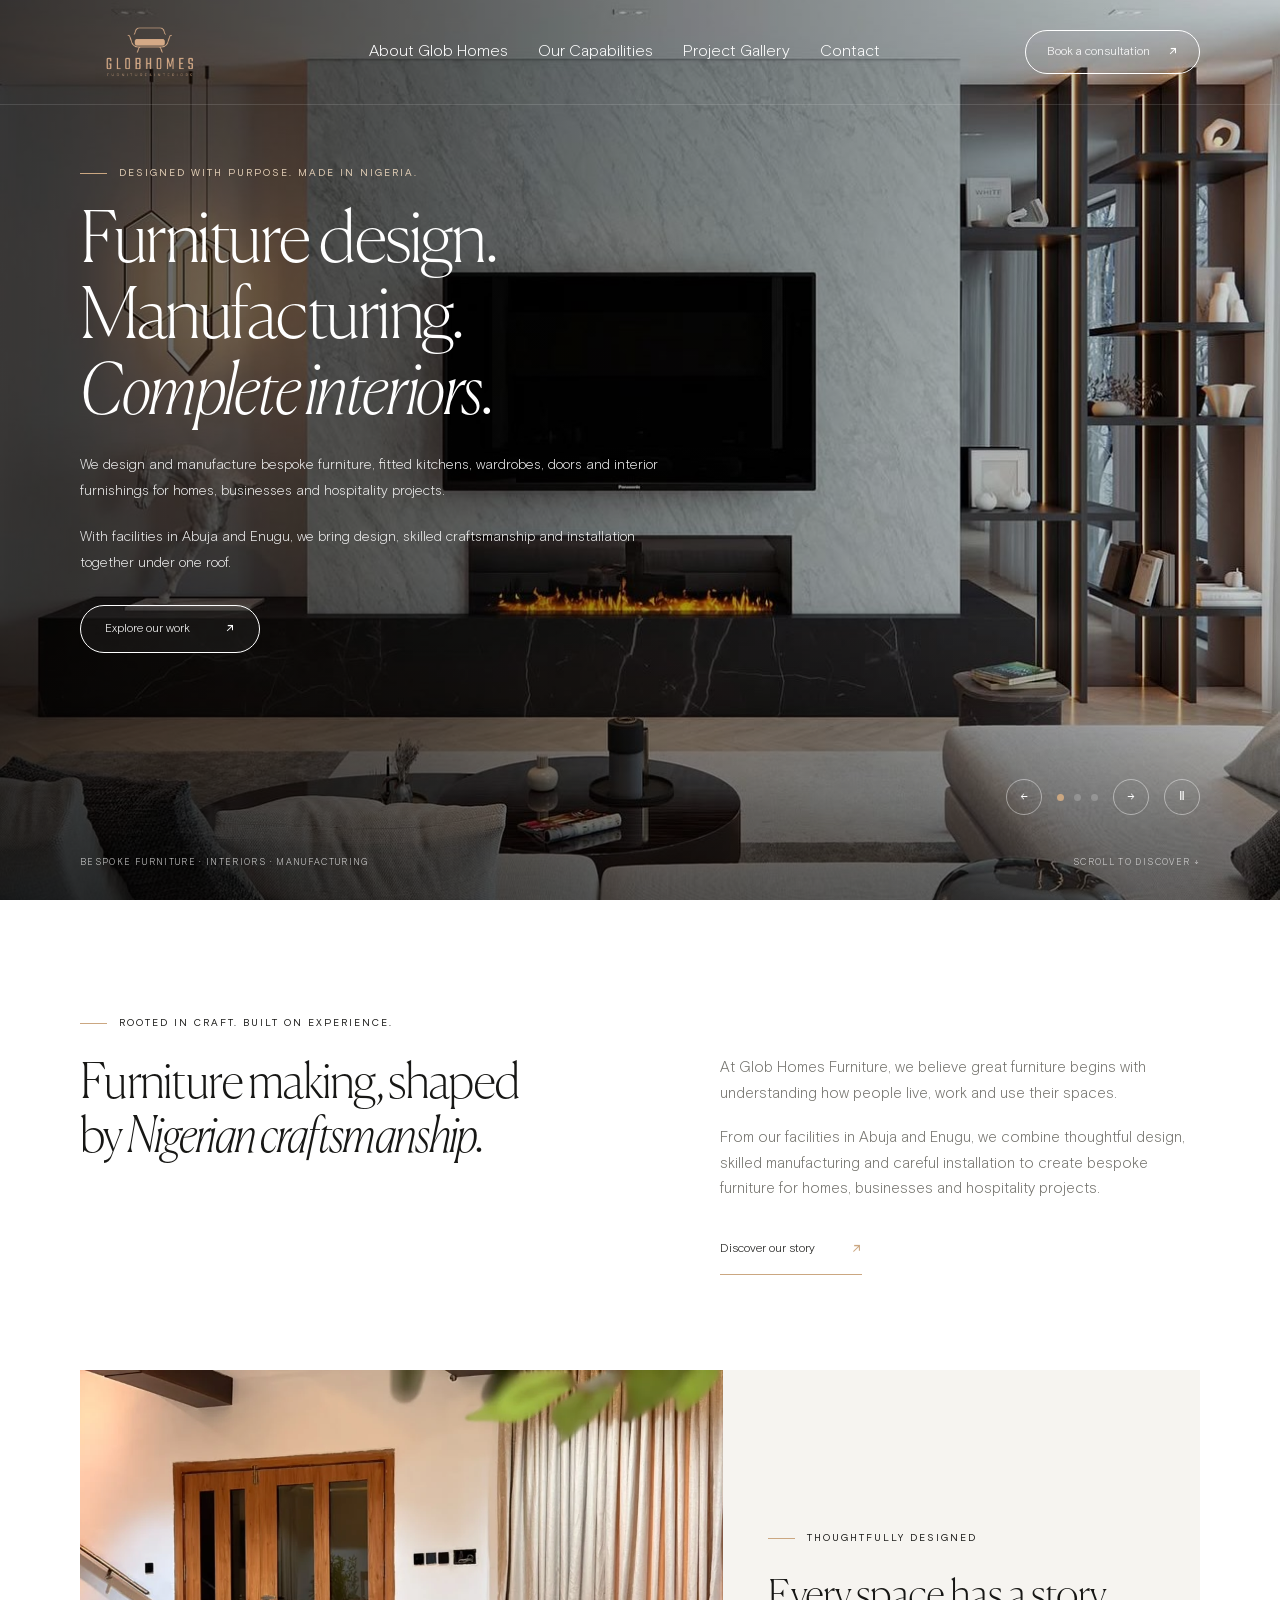
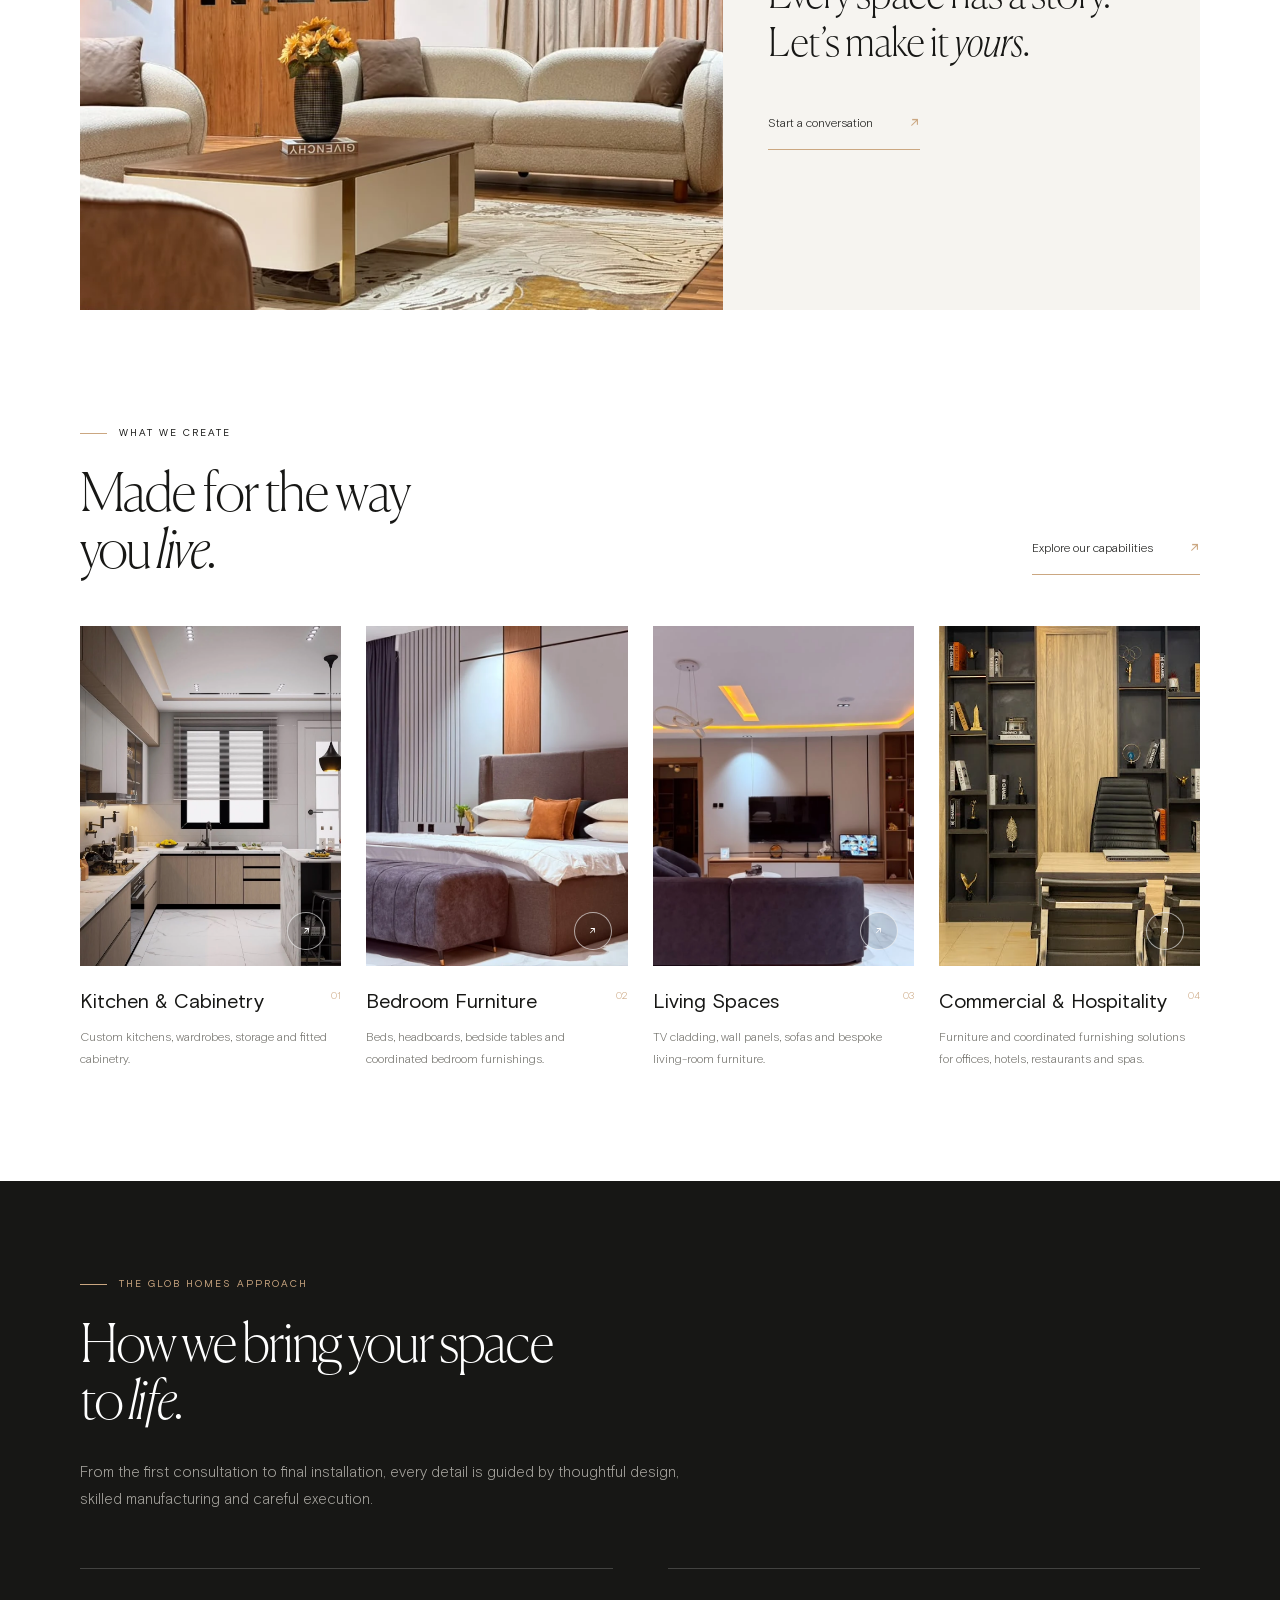
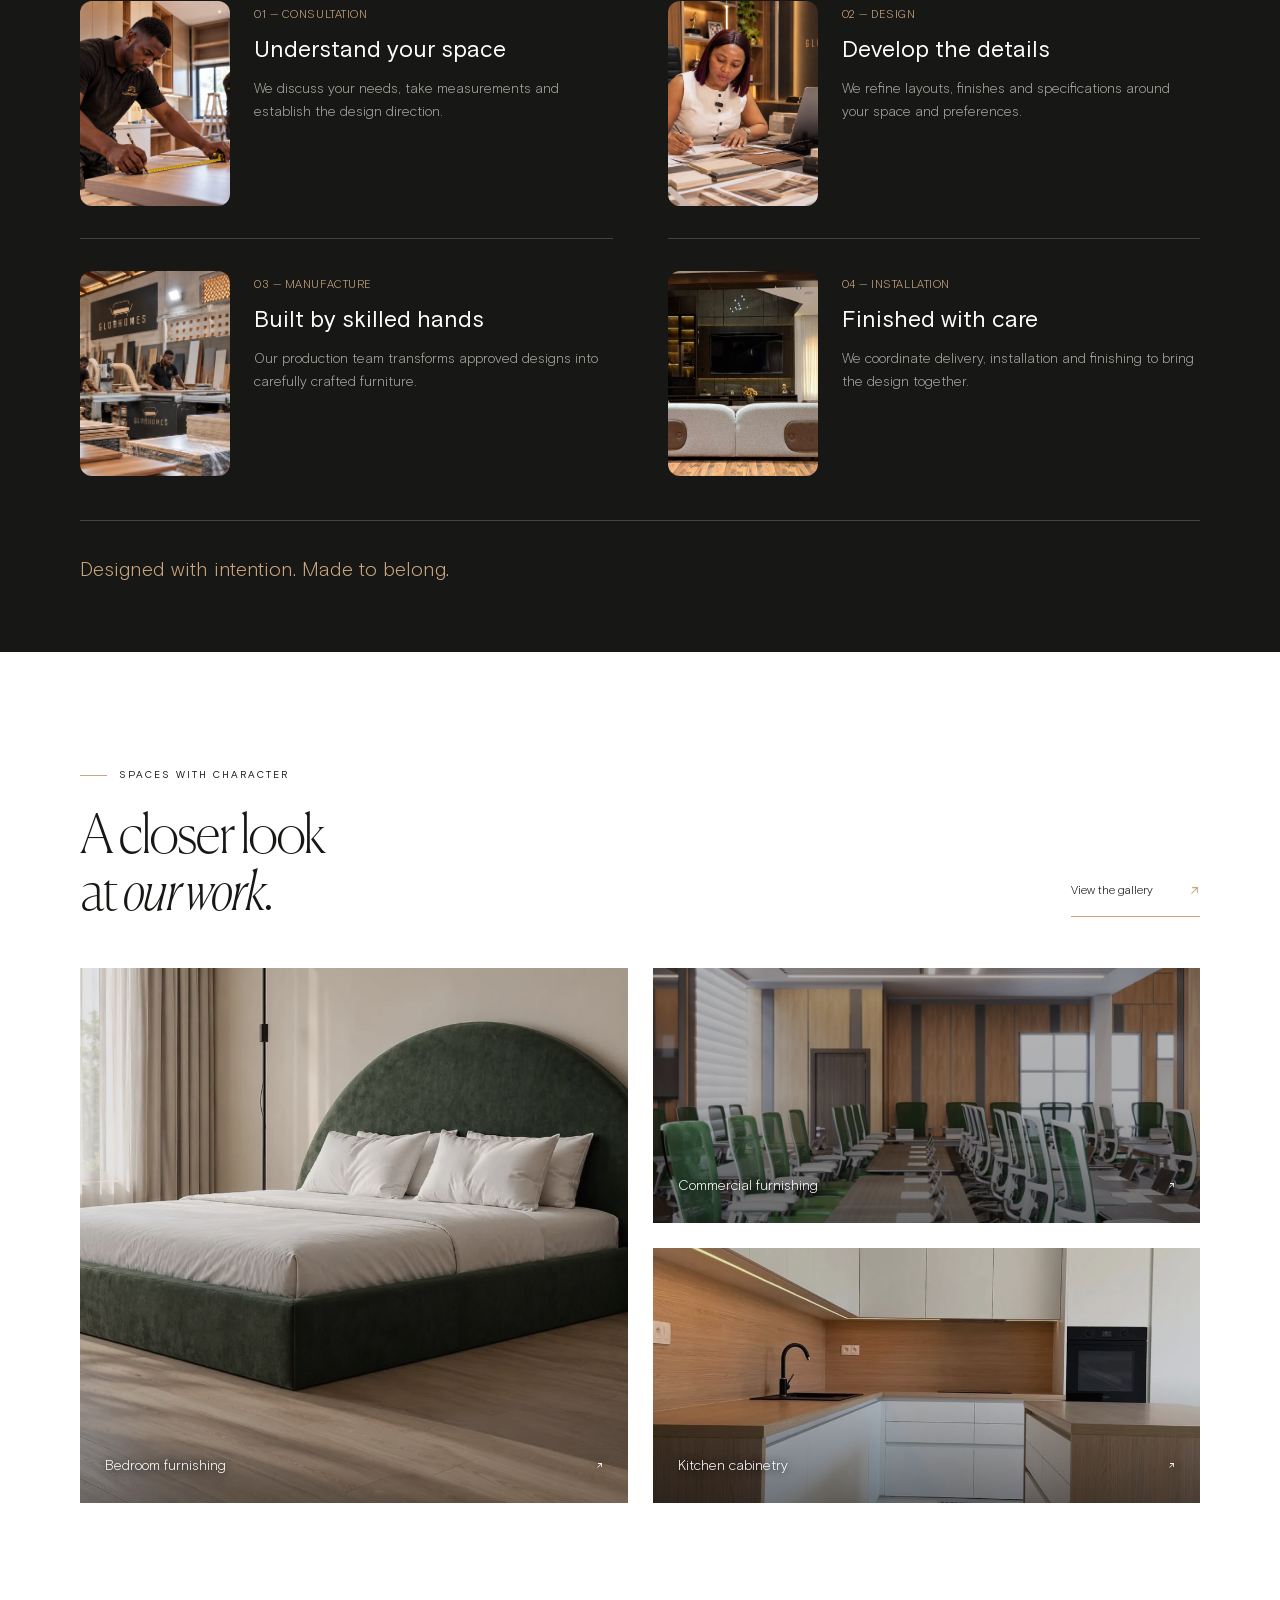
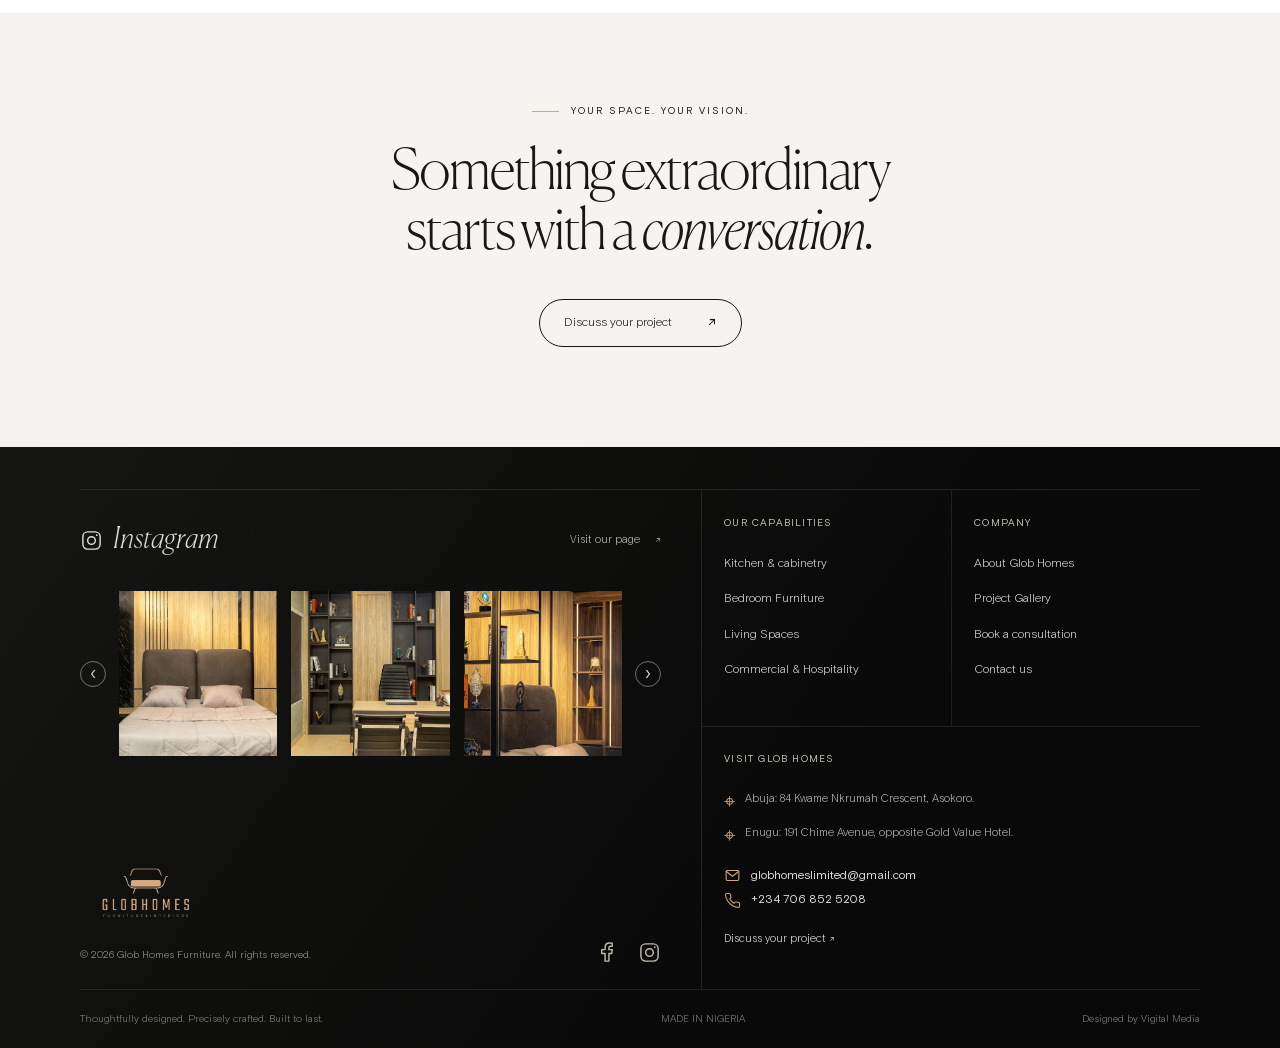
<file: index.html>
<!doctype html><html lang="en"><head><meta charset="utf-8"><meta name="viewport" content="width=device-width,initial-scale=1"><meta name="description" content="Glob Homes Furniture — bespoke furniture manufacturing, cabinetry and furnishing solutions in Abuja and Enugu, Nigeria."><title>Glob Homes — Thoughtfully designed. Precisely crafted.</title><link rel="stylesheet" href="style.css?v=footer-credit-33"><script defer src="app.js?v=contact-icons-32"></script><link rel="icon" type="image/png" sizes="32x32" href="assets/favicon-32.png"><link rel="icon" type="image/png" sizes="192x192" href="assets/favicon-192.png"><link rel="apple-touch-icon" sizes="180x180" href="assets/apple-touch-icon.png"></head><body><a class="skip" href="#main">Skip to content</a><header id="header"><a class="brand" href="index.html" aria-label="Glob Homes home"><img src="assets/logo-original.png" alt="Glob Homes Furniture and Interiors"></a><nav id="nav" aria-label="Main navigation"><a href="about.html">About Glob Homes</a><a href="capabilities.html">Our Capabilities</a><a href="projects.html">Project Gallery</a><a href="contact.html">Contact</a></nav><a class="button header-cta" href="contact.html">Book a consultation <span>↗</span></a><button id="menu" aria-label="Open navigation" aria-expanded="false" aria-controls="nav"><span></span><span></span></button></header><main id="main"></main><footer class="reference-footer"><div class="footer-panel-left"><div class="instagram-heading"><a class="instagram-title" href="https://www.instagram.com/globhomes_furnitures" target="_blank" rel="noreferrer"><svg viewBox="0 0 24 24" fill="none" stroke="currentColor" stroke-width="1.5" aria-hidden="true"><rect x="3" y="3" width="18" height="18" rx="5"/><circle cx="12" cy="12" r="4"/><circle cx="17.5" cy="6.5" r=".9" fill="currentColor" stroke="none"/></svg><span>Instagram</span></a><a class="visit-instagram" href="https://www.instagram.com/globhomes_furnitures" target="_blank" rel="noreferrer">Visit our page <span>↗</span></a></div><div class="instagram-carousel"><button class="feed-arrow feed-prev" aria-label="Previous Instagram photos">‹</button><div class="instagram-track" aria-label="Glob Homes photo highlights"><a href="https://www.instagram.com/globhomes_furnitures" target="_blank" rel="noreferrer" aria-label="View Glob Homes on Instagram: Bedroom furniture and wall finishes"><img loading="lazy" src="assets/bedroom.webp" alt="Bedroom furniture and wall finishes"><span><svg viewBox="0 0 24 24" fill="none" stroke="currentColor" stroke-width="1.5" aria-hidden="true"><rect x="3" y="3" width="18" height="18" rx="5"/><circle cx="12" cy="12" r="4"/><circle cx="17.5" cy="6.5" r=".9" fill="currentColor" stroke="none"/></svg></span></a><a href="https://www.instagram.com/globhomes_furnitures" target="_blank" rel="noreferrer" aria-label="View Glob Homes on Instagram: Bespoke office furniture"><img loading="lazy" src="assets/office.webp" alt="Bespoke office furniture"><span><svg viewBox="0 0 24 24" fill="none" stroke="currentColor" stroke-width="1.5" aria-hidden="true"><rect x="3" y="3" width="18" height="18" rx="5"/><circle cx="12" cy="12" r="4"/><circle cx="17.5" cy="6.5" r=".9" fill="currentColor" stroke="none"/></svg></span></a><a href="https://www.instagram.com/globhomes_furnitures" target="_blank" rel="noreferrer" aria-label="View Glob Homes on Instagram: Fitted shelving"><img loading="lazy" src="assets/shelving.webp" alt="Fitted shelving"><span><svg viewBox="0 0 24 24" fill="none" stroke="currentColor" stroke-width="1.5" aria-hidden="true"><rect x="3" y="3" width="18" height="18" rx="5"/><circle cx="12" cy="12" r="4"/><circle cx="17.5" cy="6.5" r=".9" fill="currentColor" stroke="none"/></svg></span></a><a href="https://www.instagram.com/globhomes_furnitures" target="_blank" rel="noreferrer" aria-label="View Glob Homes on Instagram: Bedroom details"><img loading="lazy" src="assets/bedroom-detail.webp" alt="Bedroom details"><span><svg viewBox="0 0 24 24" fill="none" stroke="currentColor" stroke-width="1.5" aria-hidden="true"><rect x="3" y="3" width="18" height="18" rx="5"/><circle cx="12" cy="12" r="4"/><circle cx="17.5" cy="6.5" r=".9" fill="currentColor" stroke="none"/></svg></span></a><a href="https://www.instagram.com/globhomes_furnitures" target="_blank" rel="noreferrer" aria-label="View Glob Homes on Instagram: Office cabinetry"><img loading="lazy" src="assets/office-detail.webp" alt="Office cabinetry"><span><svg viewBox="0 0 24 24" fill="none" stroke="currentColor" stroke-width="1.5" aria-hidden="true"><rect x="3" y="3" width="18" height="18" rx="5"/><circle cx="12" cy="12" r="4"/><circle cx="17.5" cy="6.5" r=".9" fill="currentColor" stroke="none"/></svg></span></a></div><button class="feed-arrow feed-next" aria-label="Next Instagram photos">›</button></div><div class="footer-brand-row"><div><a class="brand" href="index.html"><img src="assets/logo-original.png" alt="Glob Homes Furniture and Interiors"></a><p>© 2026 Glob Homes Furniture. All rights reserved.</p></div><div class="social-icons"><a href="https://web.facebook.com/profile.php?id=100088973304672" target="_blank" rel="noreferrer" aria-label="Glob Homes on Facebook"><svg viewBox="0 0 24 24" fill="none" stroke="currentColor" stroke-width="1.5" stroke-linejoin="round" aria-hidden="true"><path d="M14.5 21v-8h3l.5-4h-3.5V7c0-1 .4-1.5 1.7-1.5H18V2.2c-.7-.1-1.8-.2-2.8-.2-3 0-4.7 1.8-4.7 4.8V9H7v4h3.5v8z"/></svg></a><a href="https://www.instagram.com/globhomes_furnitures" target="_blank" rel="noreferrer" aria-label="Glob Homes on Instagram"><svg viewBox="0 0 24 24" fill="none" stroke="currentColor" stroke-width="1.5" aria-hidden="true"><rect x="3" y="3" width="18" height="18" rx="5"/><circle cx="12" cy="12" r="4"/><circle cx="17.5" cy="6.5" r=".9" fill="currentColor" stroke="none"/></svg></a></div></div></div><div class="footer-panel-right"><div class="footer-link-columns"><div><span class="eyebrow">OUR CAPABILITIES</span><a href="capabilities.html#cabinetry">Kitchen & cabinetry</a><a href="capabilities.html#upholstery">Bedroom Furniture</a><a href="capabilities.html#living-spaces">Living Spaces</a><a href="capabilities.html#commercial">Commercial &amp; Hospitality</a></div><div><span class="eyebrow">COMPANY</span><a href="about.html">About Glob Homes</a><a href="projects.html">Project Gallery</a><a href="contact.html">Book a consultation</a><a href="contact.html">Contact us</a></div></div><div class="footer-contact"><span class="eyebrow">VISIT GLOB HOMES</span><p><span aria-hidden="true">⌖</span><span>Abuja: 84 Kwame Nkrumah Crescent, Asokoro.</span></p><p><span aria-hidden="true">⌖</span><span>Enugu: 191 Chime Avenue, opposite Gold Value Hotel.</span></p><div class="footer-direct"><a href="mailto:globhomeslimited@gmail.com"><svg viewBox="0 0 24 24" fill="none" stroke="currentColor" stroke-width="1.5" stroke-linecap="round" stroke-linejoin="round" aria-hidden="true"><rect x="3" y="5" width="18" height="14" rx="2"/><path d="m3 6 9 7 9-7"/></svg><span>globhomeslimited@gmail.com</span></a><a href="tel:+2347068525208"><svg viewBox="0 0 24 24" fill="none" stroke="currentColor" stroke-width="1.5" stroke-linecap="round" stroke-linejoin="round" aria-hidden="true"><path d="M22 16.9v3a2 2 0 0 1-2.2 2 19.8 19.8 0 0 1-8.6-3.1 19.5 19.5 0 0 1-6-6A19.8 19.8 0 0 1 2.1 4.2 2 2 0 0 1 4.1 2h3a2 2 0 0 1 2 1.7c.1 1 .4 2 .7 2.9a2 2 0 0 1-.5 2.1L8 10a16 16 0 0 0 6 6l1.3-1.3a2 2 0 0 1 2.1-.5c.9.3 1.9.6 2.9.7a2 2 0 0 1 1.7 2Z"/></svg><span>+234 706 852 5208</span></a></div><a href="contact.html">Discuss your project ↗</a></div></div><div class="footer-base"><span>Thoughtfully designed. Precisely crafted. Built to last.</span><span>MADE IN NIGERIA</span><a class="design-credit" href="https://www.vigitalmedia.com" target="_blank" rel="noopener noreferrer">Designed by Vigital Media</a></div></footer><dialog id="viewer"><button aria-label="Close image" id="close-viewer">×</button><img alt=""><p></p></dialog></body></html>
</file>
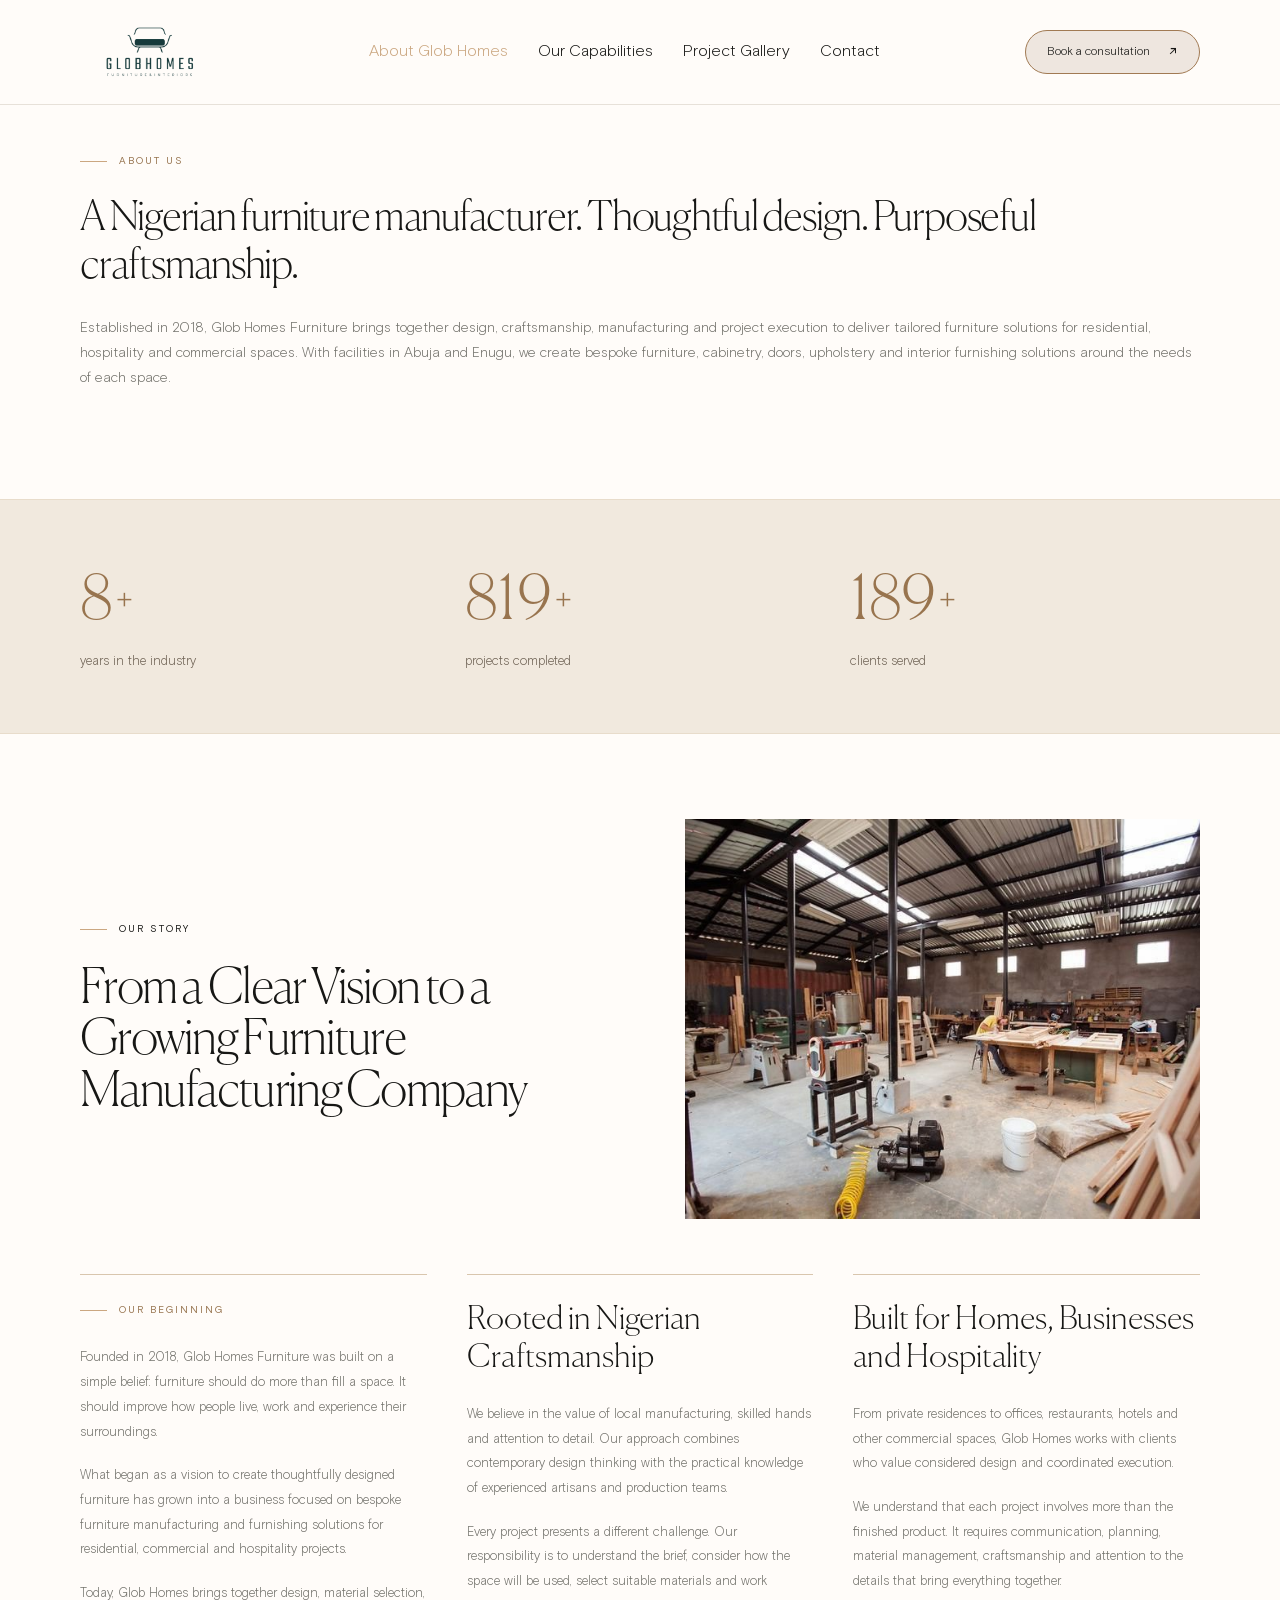
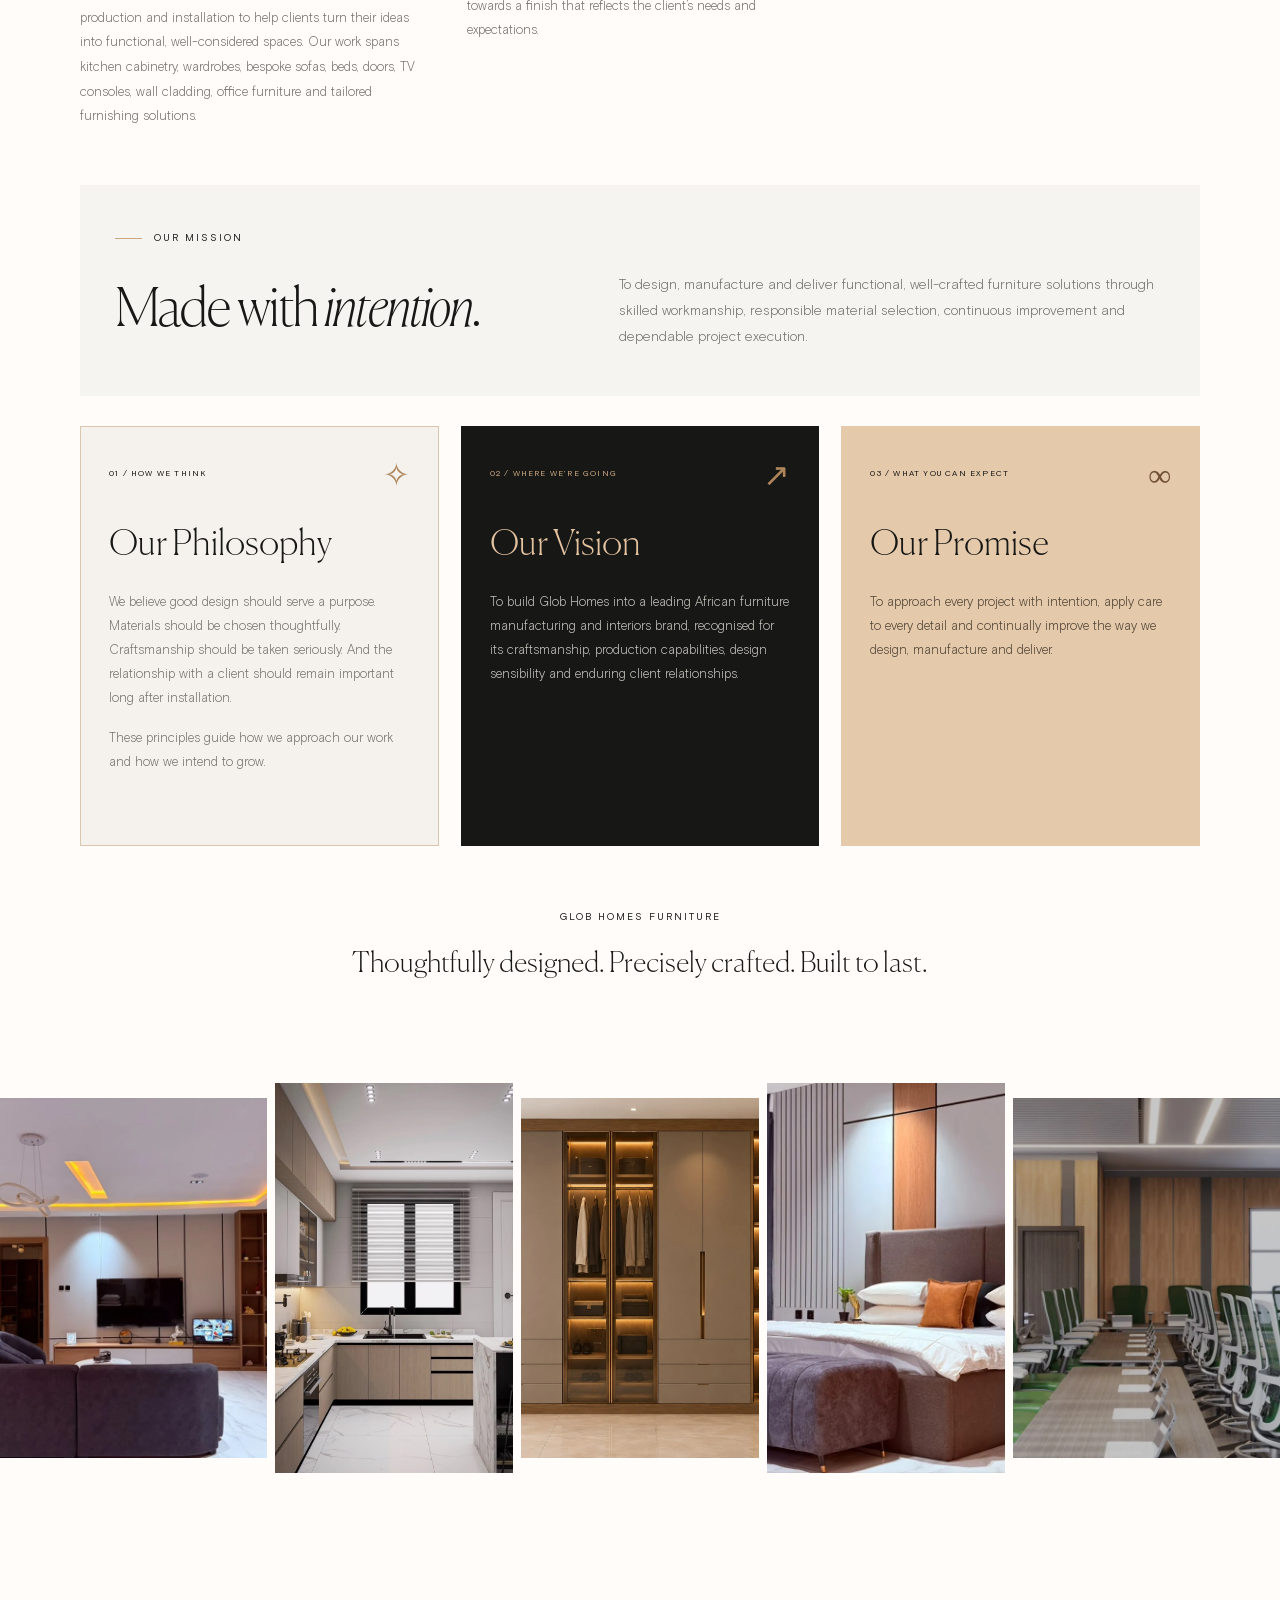
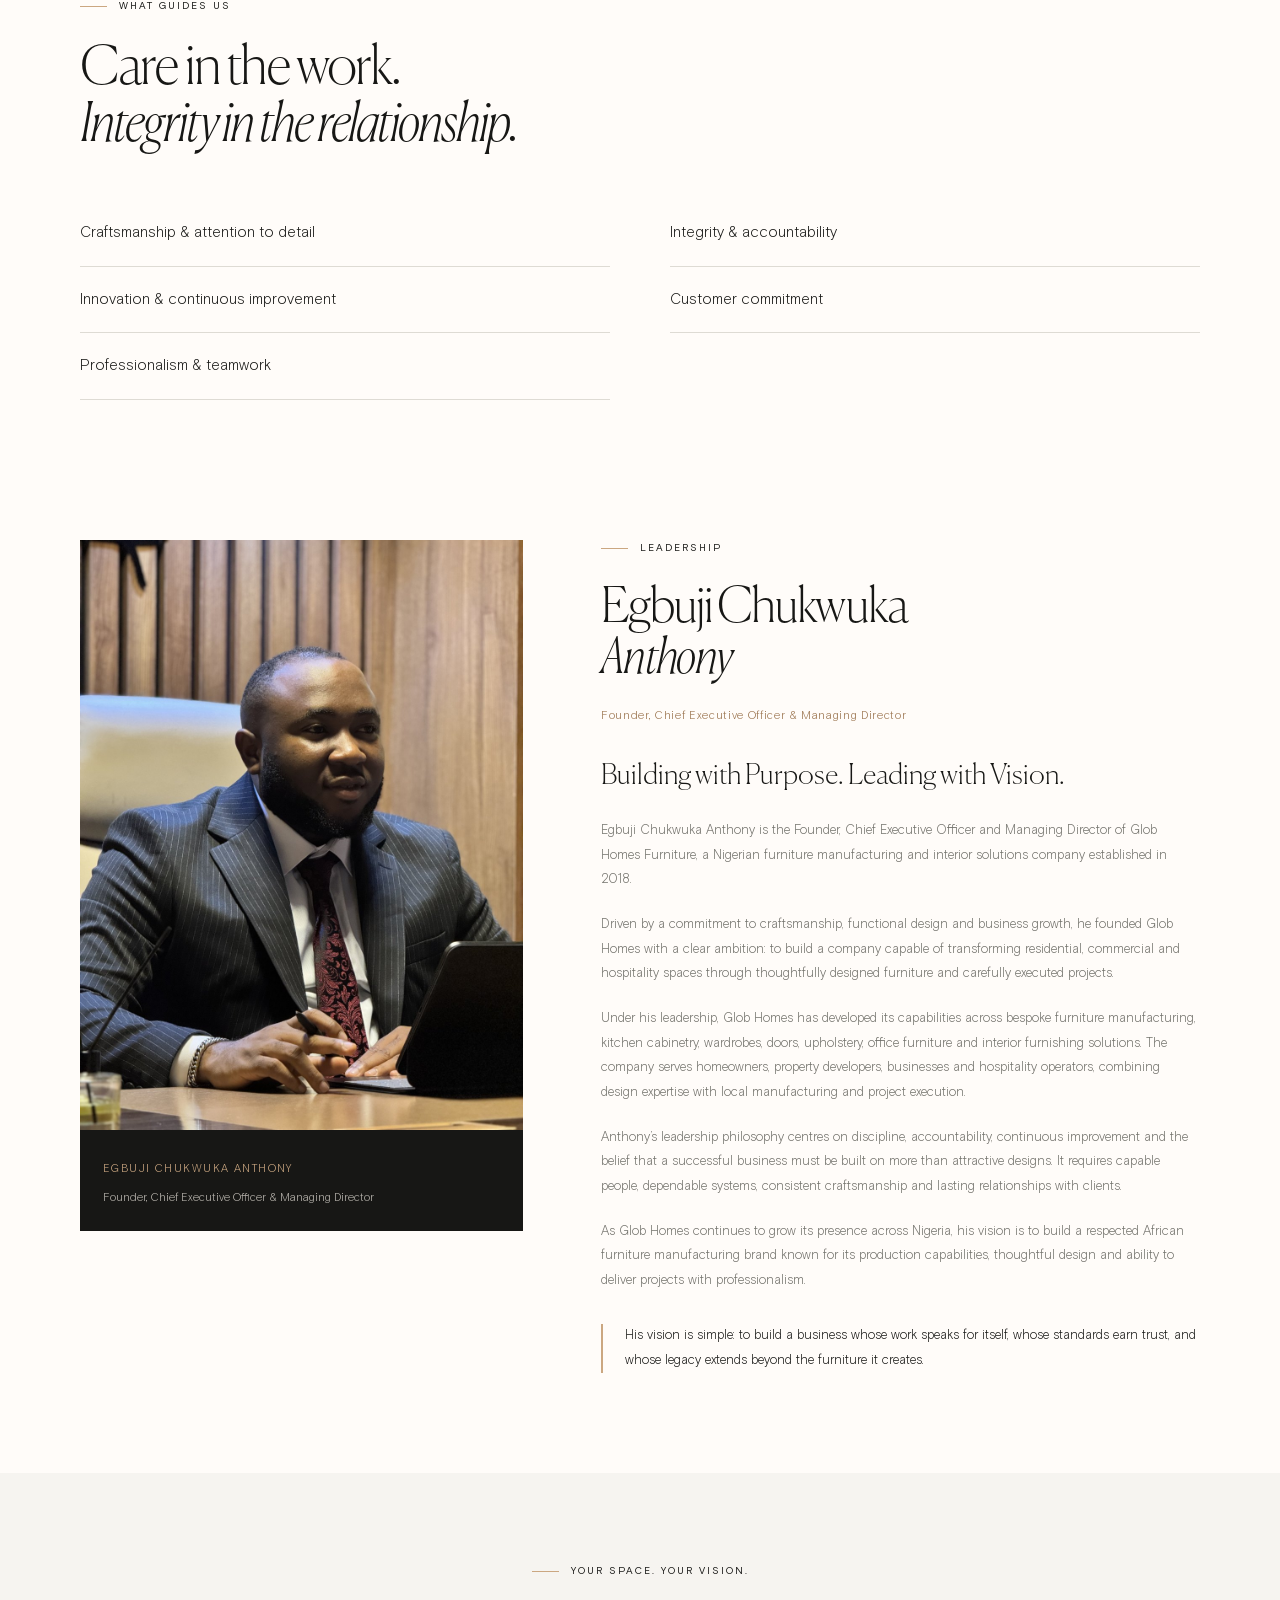
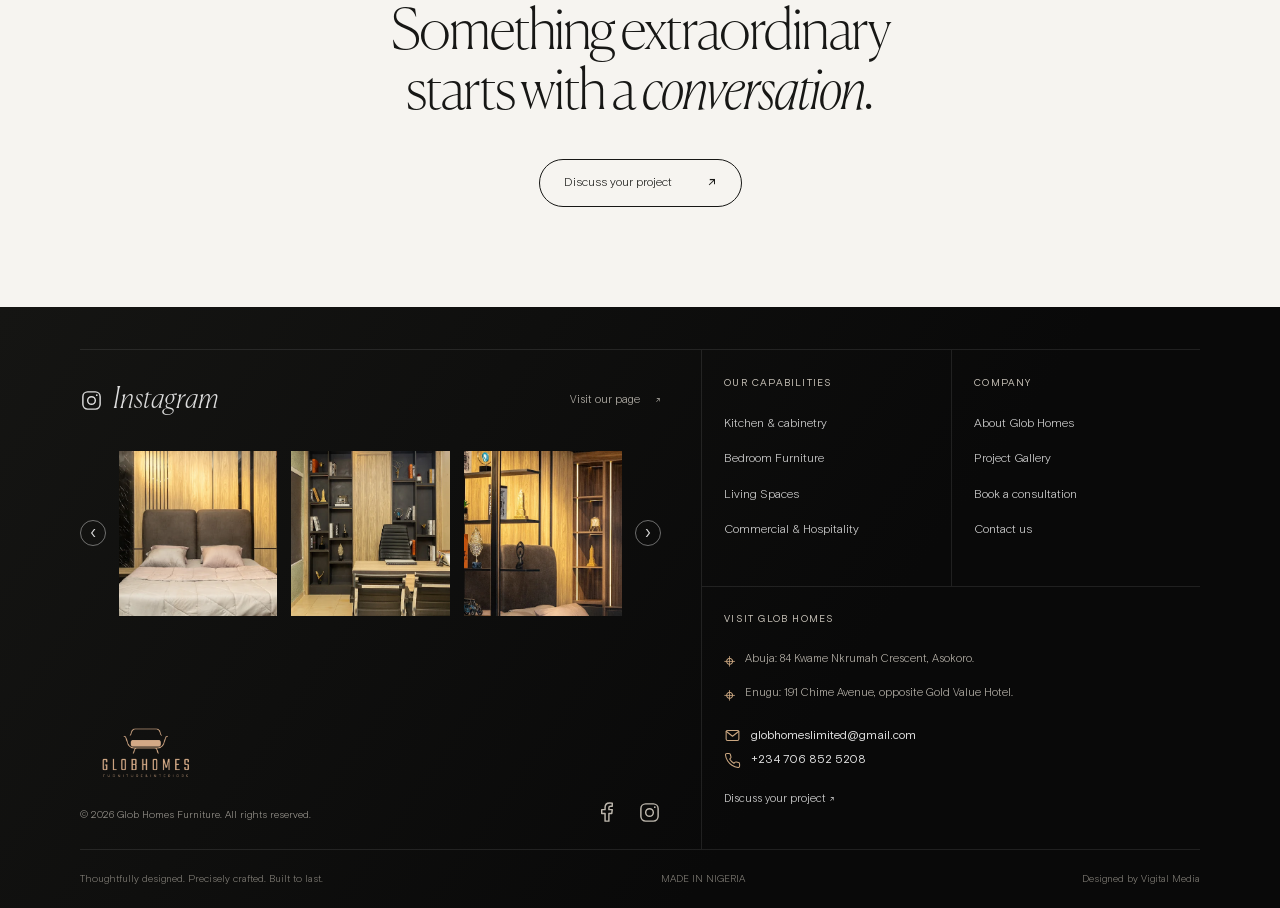
<file: about.html>
<!doctype html><html lang="en"><head><meta charset="utf-8"><meta name="viewport" content="width=device-width,initial-scale=1"><meta name="description" content="Glob Homes Furniture — bespoke furniture manufacturing, cabinetry and furnishing solutions in Abuja and Enugu, Nigeria."><title>Glob Homes — Thoughtfully designed. Precisely crafted.</title><link rel="stylesheet" href="style.css?v=footer-credit-33"><script defer src="app.js?v=contact-icons-32"></script><link rel="icon" type="image/png" sizes="32x32" href="assets/favicon-32.png"><link rel="icon" type="image/png" sizes="192x192" href="assets/favicon-192.png"><link rel="apple-touch-icon" sizes="180x180" href="assets/apple-touch-icon.png"></head><body class="inner-page"><a class="skip" href="#main">Skip to content</a><header id="header"><a class="brand" href="index.html" aria-label="Glob Homes home"><img src="assets/logo-original.png" alt="Glob Homes Furniture and Interiors"></a><nav id="nav" aria-label="Main navigation"><a href="about.html">About Glob Homes</a><a href="capabilities.html">Our Capabilities</a><a href="projects.html">Project Gallery</a><a href="contact.html">Contact</a></nav><a class="button header-cta" href="contact.html">Book a consultation <span>↗</span></a><button id="menu" aria-label="Open navigation" aria-expanded="false" aria-controls="nav"><span></span><span></span></button></header><main id="main"></main><footer class="reference-footer"><div class="footer-panel-left"><div class="instagram-heading"><a class="instagram-title" href="https://www.instagram.com/globhomes_furnitures" target="_blank" rel="noreferrer"><svg viewBox="0 0 24 24" fill="none" stroke="currentColor" stroke-width="1.5" aria-hidden="true"><rect x="3" y="3" width="18" height="18" rx="5"/><circle cx="12" cy="12" r="4"/><circle cx="17.5" cy="6.5" r=".9" fill="currentColor" stroke="none"/></svg><span>Instagram</span></a><a class="visit-instagram" href="https://www.instagram.com/globhomes_furnitures" target="_blank" rel="noreferrer">Visit our page <span>↗</span></a></div><div class="instagram-carousel"><button class="feed-arrow feed-prev" aria-label="Previous Instagram photos">‹</button><div class="instagram-track" aria-label="Glob Homes photo highlights"><a href="https://www.instagram.com/globhomes_furnitures" target="_blank" rel="noreferrer" aria-label="View Glob Homes on Instagram: Bedroom furniture and wall finishes"><img loading="lazy" src="assets/bedroom.webp" alt="Bedroom furniture and wall finishes"><span><svg viewBox="0 0 24 24" fill="none" stroke="currentColor" stroke-width="1.5" aria-hidden="true"><rect x="3" y="3" width="18" height="18" rx="5"/><circle cx="12" cy="12" r="4"/><circle cx="17.5" cy="6.5" r=".9" fill="currentColor" stroke="none"/></svg></span></a><a href="https://www.instagram.com/globhomes_furnitures" target="_blank" rel="noreferrer" aria-label="View Glob Homes on Instagram: Bespoke office furniture"><img loading="lazy" src="assets/office.webp" alt="Bespoke office furniture"><span><svg viewBox="0 0 24 24" fill="none" stroke="currentColor" stroke-width="1.5" aria-hidden="true"><rect x="3" y="3" width="18" height="18" rx="5"/><circle cx="12" cy="12" r="4"/><circle cx="17.5" cy="6.5" r=".9" fill="currentColor" stroke="none"/></svg></span></a><a href="https://www.instagram.com/globhomes_furnitures" target="_blank" rel="noreferrer" aria-label="View Glob Homes on Instagram: Fitted shelving"><img loading="lazy" src="assets/shelving.webp" alt="Fitted shelving"><span><svg viewBox="0 0 24 24" fill="none" stroke="currentColor" stroke-width="1.5" aria-hidden="true"><rect x="3" y="3" width="18" height="18" rx="5"/><circle cx="12" cy="12" r="4"/><circle cx="17.5" cy="6.5" r=".9" fill="currentColor" stroke="none"/></svg></span></a><a href="https://www.instagram.com/globhomes_furnitures" target="_blank" rel="noreferrer" aria-label="View Glob Homes on Instagram: Bedroom details"><img loading="lazy" src="assets/bedroom-detail.webp" alt="Bedroom details"><span><svg viewBox="0 0 24 24" fill="none" stroke="currentColor" stroke-width="1.5" aria-hidden="true"><rect x="3" y="3" width="18" height="18" rx="5"/><circle cx="12" cy="12" r="4"/><circle cx="17.5" cy="6.5" r=".9" fill="currentColor" stroke="none"/></svg></span></a><a href="https://www.instagram.com/globhomes_furnitures" target="_blank" rel="noreferrer" aria-label="View Glob Homes on Instagram: Office cabinetry"><img loading="lazy" src="assets/office-detail.webp" alt="Office cabinetry"><span><svg viewBox="0 0 24 24" fill="none" stroke="currentColor" stroke-width="1.5" aria-hidden="true"><rect x="3" y="3" width="18" height="18" rx="5"/><circle cx="12" cy="12" r="4"/><circle cx="17.5" cy="6.5" r=".9" fill="currentColor" stroke="none"/></svg></span></a></div><button class="feed-arrow feed-next" aria-label="Next Instagram photos">›</button></div><div class="footer-brand-row"><div><a class="brand" href="index.html"><img src="assets/logo-original.png" alt="Glob Homes Furniture and Interiors"></a><p>© 2026 Glob Homes Furniture. All rights reserved.</p></div><div class="social-icons"><a href="https://web.facebook.com/profile.php?id=100088973304672" target="_blank" rel="noreferrer" aria-label="Glob Homes on Facebook"><svg viewBox="0 0 24 24" fill="none" stroke="currentColor" stroke-width="1.5" stroke-linejoin="round" aria-hidden="true"><path d="M14.5 21v-8h3l.5-4h-3.5V7c0-1 .4-1.5 1.7-1.5H18V2.2c-.7-.1-1.8-.2-2.8-.2-3 0-4.7 1.8-4.7 4.8V9H7v4h3.5v8z"/></svg></a><a href="https://www.instagram.com/globhomes_furnitures" target="_blank" rel="noreferrer" aria-label="Glob Homes on Instagram"><svg viewBox="0 0 24 24" fill="none" stroke="currentColor" stroke-width="1.5" aria-hidden="true"><rect x="3" y="3" width="18" height="18" rx="5"/><circle cx="12" cy="12" r="4"/><circle cx="17.5" cy="6.5" r=".9" fill="currentColor" stroke="none"/></svg></a></div></div></div><div class="footer-panel-right"><div class="footer-link-columns"><div><span class="eyebrow">OUR CAPABILITIES</span><a href="capabilities.html#cabinetry">Kitchen & cabinetry</a><a href="capabilities.html#upholstery">Bedroom Furniture</a><a href="capabilities.html#living-spaces">Living Spaces</a><a href="capabilities.html#commercial">Commercial &amp; Hospitality</a></div><div><span class="eyebrow">COMPANY</span><a href="about.html">About Glob Homes</a><a href="projects.html">Project Gallery</a><a href="contact.html">Book a consultation</a><a href="contact.html">Contact us</a></div></div><div class="footer-contact"><span class="eyebrow">VISIT GLOB HOMES</span><p><span aria-hidden="true">⌖</span><span>Abuja: 84 Kwame Nkrumah Crescent, Asokoro.</span></p><p><span aria-hidden="true">⌖</span><span>Enugu: 191 Chime Avenue, opposite Gold Value Hotel.</span></p><div class="footer-direct"><a href="mailto:globhomeslimited@gmail.com"><svg viewBox="0 0 24 24" fill="none" stroke="currentColor" stroke-width="1.5" stroke-linecap="round" stroke-linejoin="round" aria-hidden="true"><rect x="3" y="5" width="18" height="14" rx="2"/><path d="m3 6 9 7 9-7"/></svg><span>globhomeslimited@gmail.com</span></a><a href="tel:+2347068525208"><svg viewBox="0 0 24 24" fill="none" stroke="currentColor" stroke-width="1.5" stroke-linecap="round" stroke-linejoin="round" aria-hidden="true"><path d="M22 16.9v3a2 2 0 0 1-2.2 2 19.8 19.8 0 0 1-8.6-3.1 19.5 19.5 0 0 1-6-6A19.8 19.8 0 0 1 2.1 4.2 2 2 0 0 1 4.1 2h3a2 2 0 0 1 2 1.7c.1 1 .4 2 .7 2.9a2 2 0 0 1-.5 2.1L8 10a16 16 0 0 0 6 6l1.3-1.3a2 2 0 0 1 2.1-.5c.9.3 1.9.6 2.9.7a2 2 0 0 1 1.7 2Z"/></svg><span>+234 706 852 5208</span></a></div><a href="contact.html">Discuss your project ↗</a></div></div><div class="footer-base"><span>Thoughtfully designed. Precisely crafted. Built to last.</span><span>MADE IN NIGERIA</span><a class="design-credit" href="https://www.vigitalmedia.com" target="_blank" rel="noopener noreferrer">Designed by Vigital Media</a></div></footer><dialog id="viewer"><button aria-label="Close image" id="close-viewer">×</button><img alt=""><p></p></dialog></body></html>
</file>
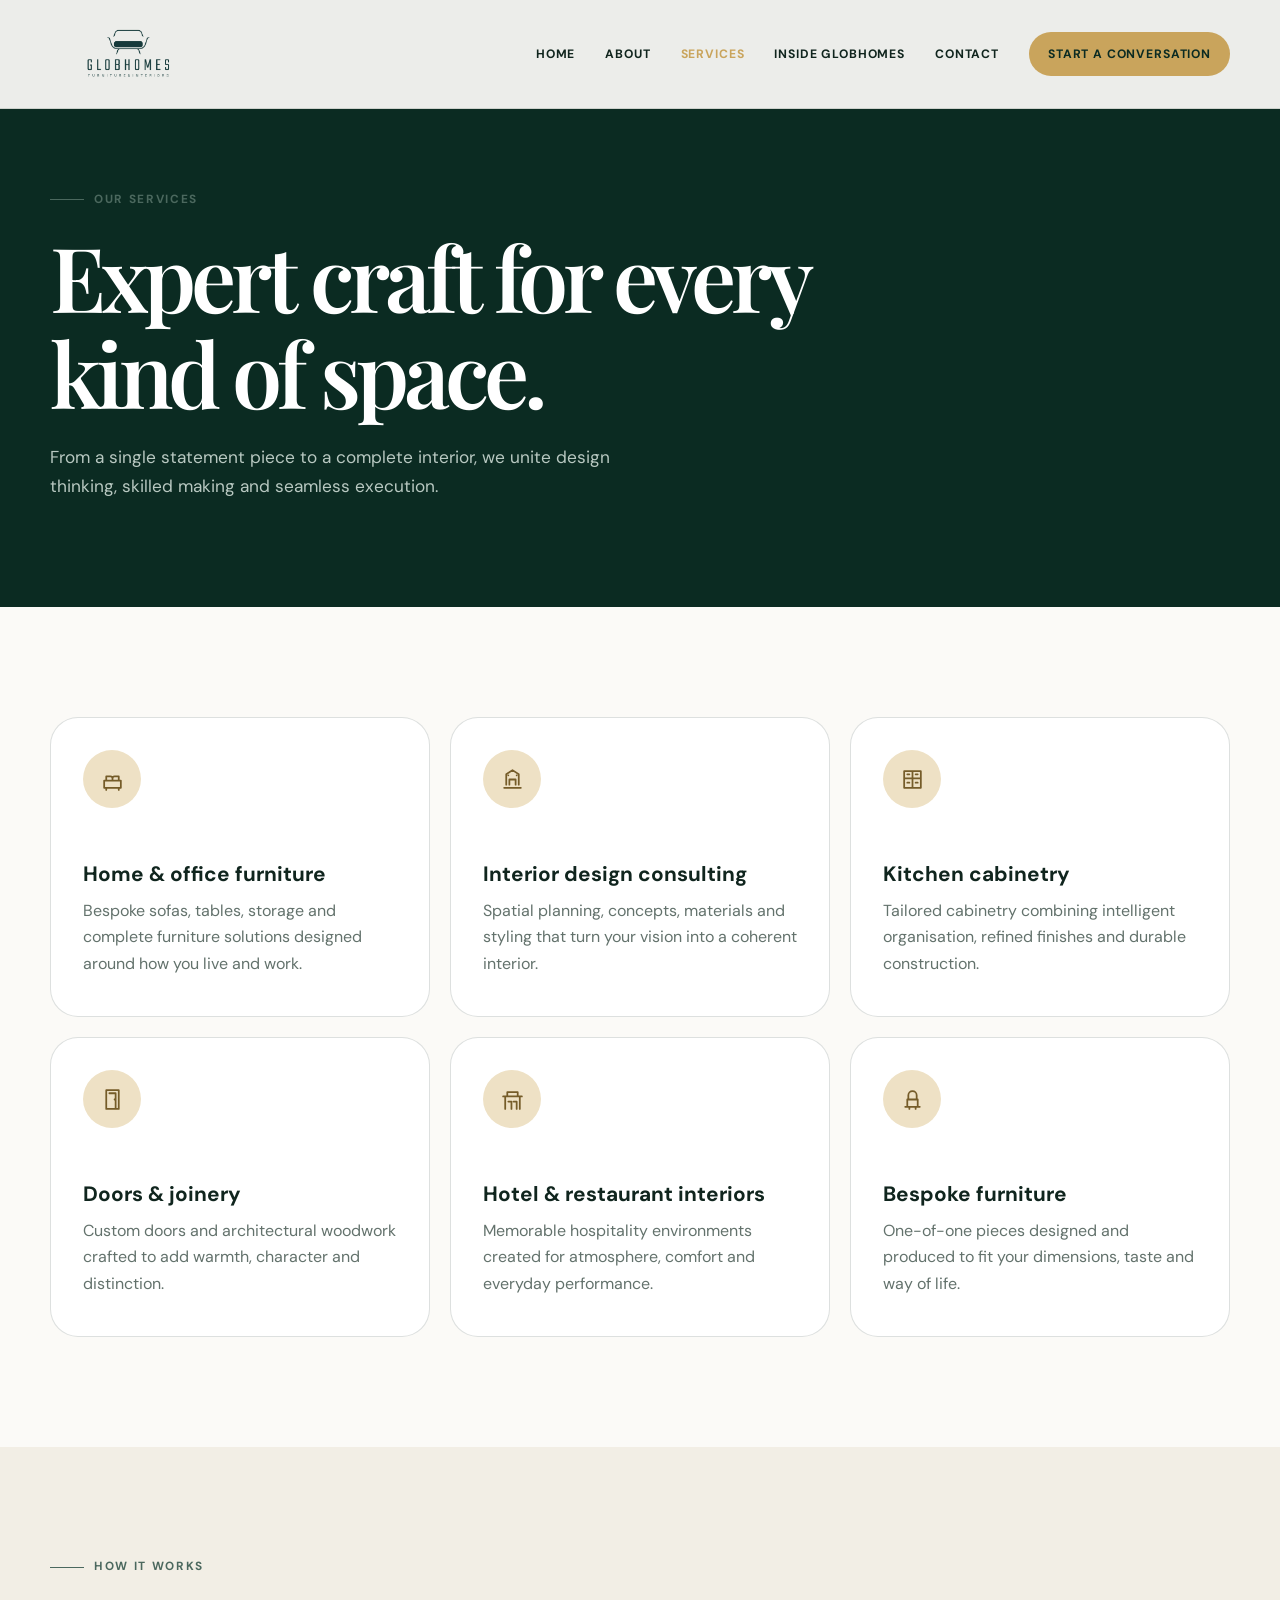
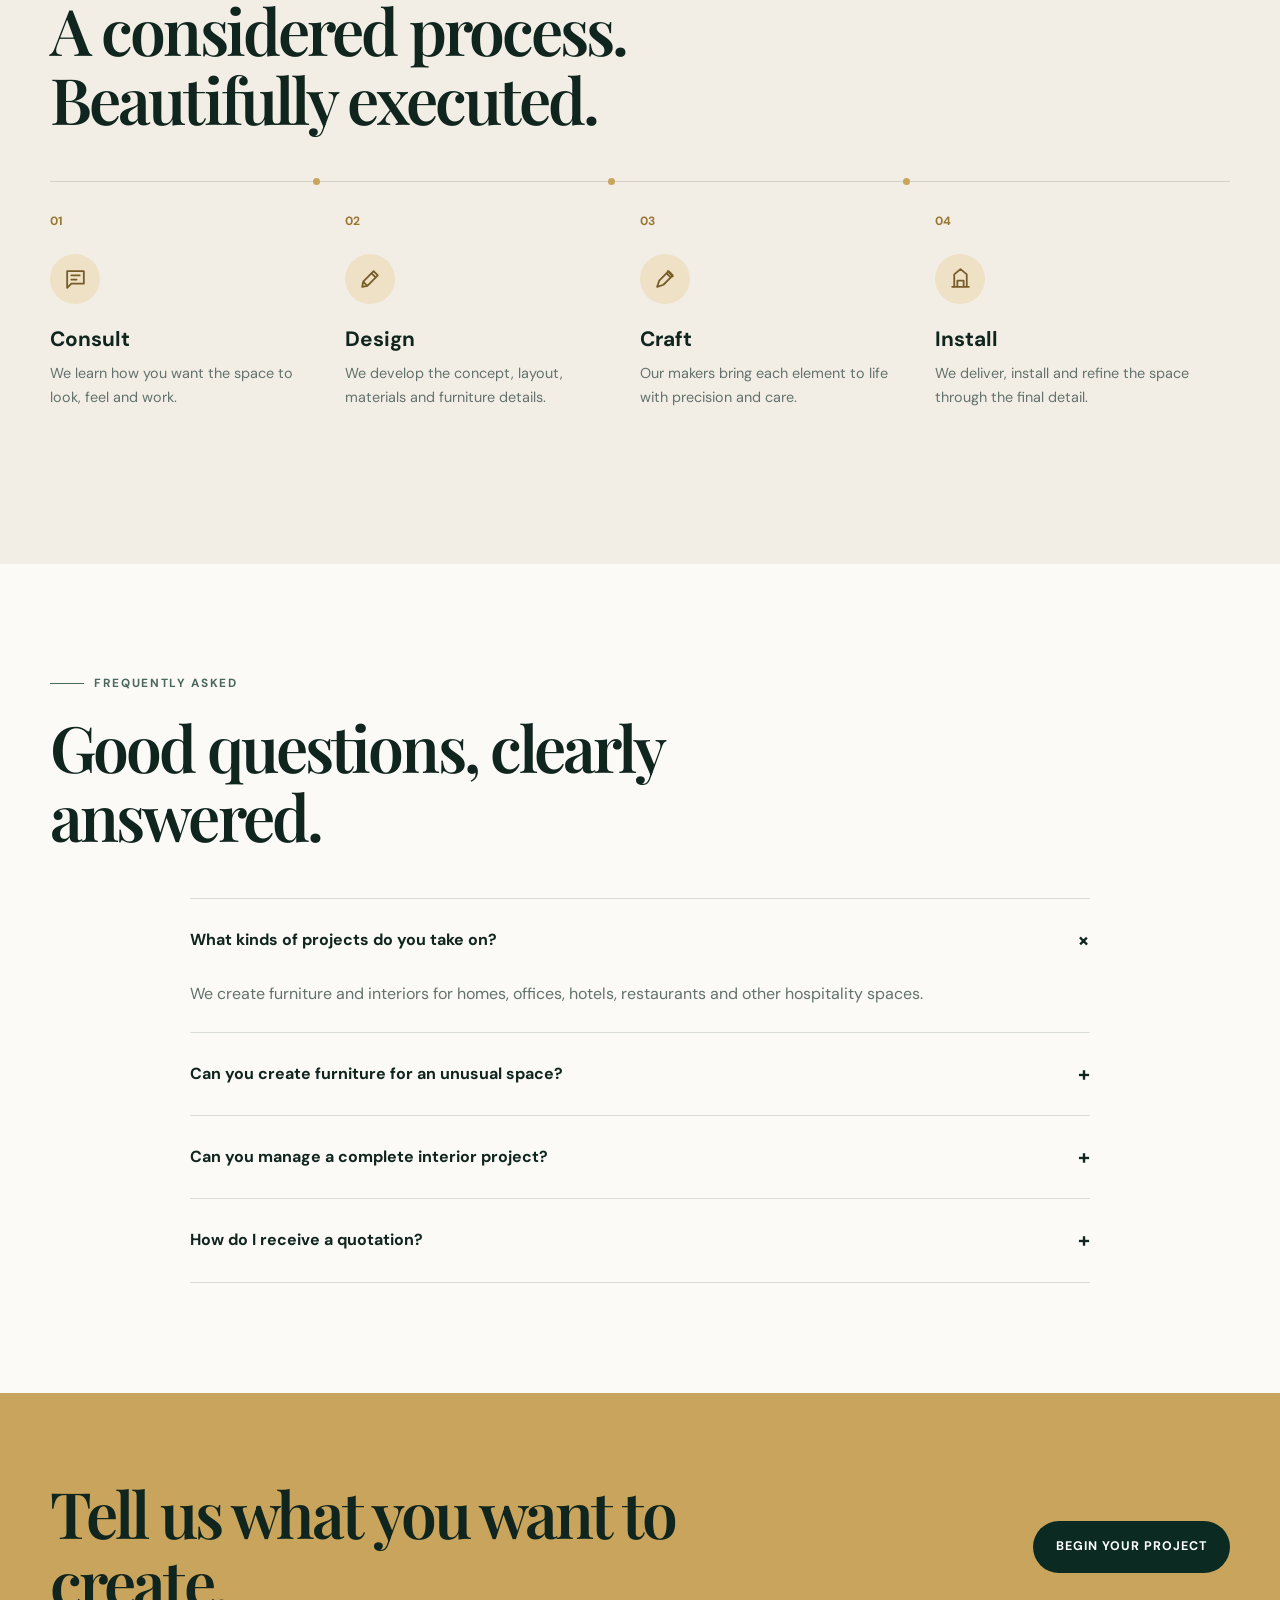
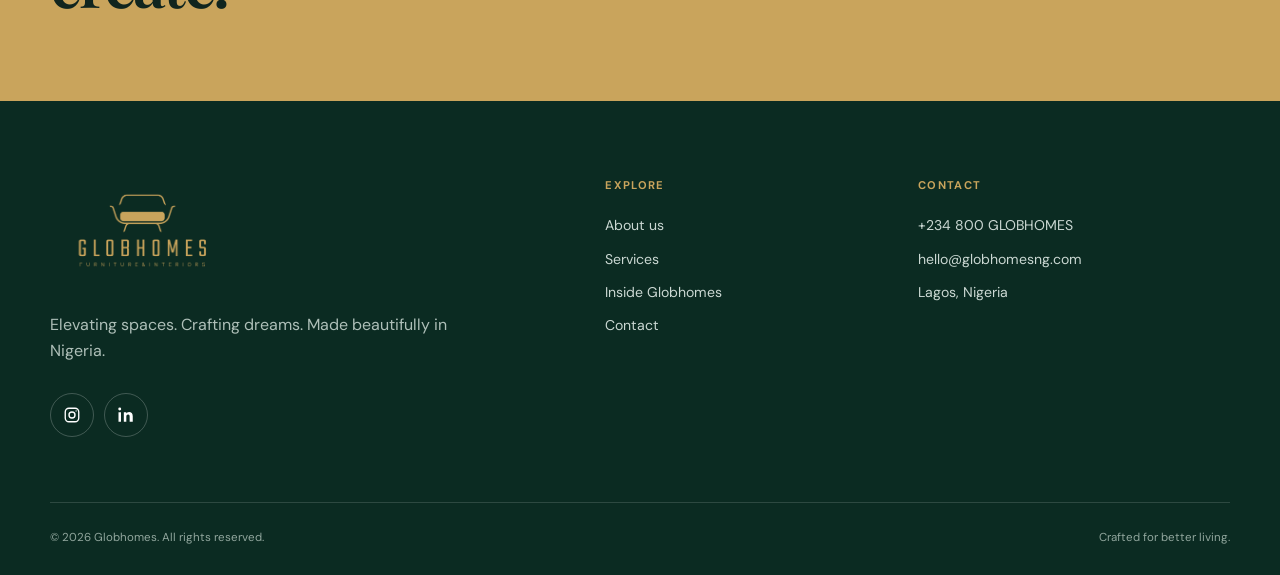
<file: services.html>
<!DOCTYPE html><html lang="en"><head><meta charset="UTF-8"><meta name="viewport" content="width=device-width, initial-scale=1.0"><title>Design Services | Globhomes Nigeria</title><meta name="description" content="Explore bespoke furniture, interior design, cabinetry, doors, home, office and hospitality services from Globhomes."><link rel="stylesheet" href="assets/styles.css?v=20260607-4"></head>
<body>
  <header class="site-header solid"><div class="container header-inner"><a class="header-logo" href="index.html" aria-label="Globhomes Furniture and Interiors home"><img src="assets/globhomes-logo.png" alt="Globhomes Furniture and Interiors"></a><button class="menu-toggle" aria-label="Open menu" aria-expanded="false">☰</button><nav class="nav"><a href="index.html">Home</a><a href="about.html">About</a><a class="active" href="services.html">Services</a><a href="listings.html">Inside Globhomes</a><a href="contact.html">Contact</a><a class="btn" href="contact.html">Start a conversation</a></nav></div></header>
  <main>
    <section class="page-hero"><div class="container"><p class="eyebrow">Our services</p><h1>Expert craft for every kind of space.</h1><p class="lede">From a single statement piece to a complete interior, we unite design thinking, skilled making and seamless execution.</p></div></section>
    <section class="section"><div class="container"><div class="service-grid">
      <article class="service-card reveal"><span class="service-icon"><svg viewBox="0 0 24 24"><path d="M4 13h16v7H4zM6 13V9h4a2 2 0 0 1 2 2v2m0 0v-2a2 2 0 0 1 2-2h4v4M6 20v2m12-2v2"/></svg></span><h3>Home & office furniture</h3><p>Bespoke sofas, tables, storage and complete furniture solutions designed around how you live and work.</p></article>
      <article class="service-card reveal"><span class="service-icon"><svg viewBox="0 0 24 24"><path d="M4 20h16M6 17V7l6-4 6 4v10M9 17v-5h6v5M8 8h.01M16 8h.01"/></svg></span><h3>Interior design consulting</h3><p>Spatial planning, concepts, materials and styling that turn your vision into a coherent interior.</p></article>
      <article class="service-card reveal"><span class="service-icon"><svg viewBox="0 0 24 24"><path d="M4 4h16v16H4zM4 11h16M12 4v16M7 7h2m6 0h2m-10 8h2m6 0h2"/></svg></span><h3>Kitchen cabinetry</h3><p>Tailored cabinetry combining intelligent organisation, refined finishes and durable construction.</p></article>
      <article class="service-card reveal"><span class="service-icon"><svg viewBox="0 0 24 24"><path d="M6 3h12v18H6zM9 6h6v15M14 12h.01"/></svg></span><h3>Doors & joinery</h3><p>Custom doors and architectural woodwork crafted to add warmth, character and distinction.</p></article>
      <article class="service-card reveal"><span class="service-icon"><svg viewBox="0 0 24 24"><path d="M5 21V9h14v12M3 9h18M7 9V5h10v4M8 14h3v7m2-7h3v7"/></svg></span><h3>Hotel & restaurant interiors</h3><p>Memorable hospitality environments created for atmosphere, comfort and everyday performance.</p></article>
      <article class="service-card reveal"><span class="service-icon"><svg viewBox="0 0 24 24"><path d="M5 19h14M7 19v-7h10v7M8 12V8a4 4 0 0 1 8 0v4M9 19v2m6-2v2"/></svg></span><h3>Bespoke furniture</h3><p>One-of-one pieces designed and produced to fit your dimensions, taste and way of life.</p></article>
    </div></div></section>
    <section class="section cream"><div class="container"><div class="section-head reveal"><div><p class="eyebrow">How it works</p><h2>A considered process. Beautifully executed.</h2></div></div><div class="process reveal"><article class="step"><span class="process-icon"><svg viewBox="0 0 24 24"><path d="M4 5h16v12H8l-4 4V5Zm4 4h8m-8 4h5"/></svg></span><h3>Consult</h3><p>We learn how you want the space to look, feel and work.</p></article><article class="step"><span class="process-icon"><svg viewBox="0 0 24 24"><path d="m4 20 5-1 10-10-4-4L5 15l-1 5ZM13 7l4 4M5 15l4 4"/></svg></span><h3>Design</h3><p>We develop the concept, layout, materials and furniture details.</p></article><article class="step"><span class="process-icon"><svg viewBox="0 0 24 24"><path d="m14 5 5 5M4 20l6-2 9-9-4-4-9 9-2 6Zm9-13 4 4"/></svg></span><h3>Craft</h3><p>Our makers bring each element to life with precision and care.</p></article><article class="step"><span class="process-icon"><svg viewBox="0 0 24 24"><path d="M4 20h16M6 20V8l6-5 6 5v12M9 20v-6h6v6"/></svg></span><h3>Install</h3><p>We deliver, install and refine the space through the final detail.</p></article></div></div></section>
    <section class="section"><div class="container"><div class="section-head reveal"><div><p class="eyebrow">Frequently asked</p><h2>Good questions, clearly answered.</h2></div></div><div class="faq-list reveal">
      <article class="faq-item open"><button class="faq-question">What kinds of projects do you take on?<span>+</span></button><div class="faq-answer">We create furniture and interiors for homes, offices, hotels, restaurants and other hospitality spaces.</div></article>
      <article class="faq-item"><button class="faq-question">Can you create furniture for an unusual space?<span>+</span></button><div class="faq-answer">Yes. Bespoke furniture is central to our work, allowing us to tailor dimensions, materials and finishes precisely.</div></article>
      <article class="faq-item"><button class="faq-question">Can you manage a complete interior project?<span>+</span></button><div class="faq-answer">Absolutely. We can guide the full process from design consultation and furniture production to delivery and installation.</div></article>
      <article class="faq-item"><button class="faq-question">How do I receive a quotation?<span>+</span></button><div class="faq-answer">After an initial consultation and project brief, we prepare a clear quotation based on scope, materials and requirements.</div></article>
    </div></div></section>
    <section class="cta-band"><div class="container"><h2>Tell us what you want to create.</h2><a class="btn" href="contact.html">Begin your project</a></div></section>
  </main>
  <footer class="site-footer"><div class="container"><div class="footer-grid"><div class="footer-intro"><a class="footer-logo" href="index.html" aria-label="Globhomes Furniture and Interiors home"><img src="assets/globhomes-logo-gold.png" alt="Globhomes Furniture and Interiors"></a><p>Elevating spaces. Crafting dreams. Made beautifully in Nigeria.</p><div class="social-row"><a href="https://www.instagram.com/globhomes_furnitures/" target="_blank" rel="noopener" aria-label="Instagram"><svg viewBox="0 0 24 24" aria-hidden="true"><rect x="3" y="3" width="18" height="18" rx="5"/><circle cx="12" cy="12" r="4"/><path d="M17.5 6.5h.01"/></svg><span class="sr-only">Instagram</span></a><a href="https://linkedin.com/" target="_blank" rel="noopener" aria-label="LinkedIn"><svg class="linkedin-icon" viewBox="0 0 24 24" aria-hidden="true"><path d="M5.3 8.2H2V21h3.3V8.2ZM3.65 2A1.95 1.95 0 1 0 3.65 5.9 1.95 1.95 0 0 0 3.65 2ZM21 13.65c0-3.86-2.06-5.65-4.81-5.65-2.22 0-3.21 1.22-3.77 2.08V8.2H9.1V21h3.32v-6.34c0-1.67.32-3.29 2.39-3.29 2.04 0 2.06 1.91 2.06 3.4V21H21v-7.35Z"/></svg><span class="sr-only">LinkedIn</span></a></div></div><div><p class="footer-title">Explore</p><div class="footer-links"><a href="about.html">About us</a><a href="services.html">Services</a><a href="listings.html">Inside Globhomes</a><a href="contact.html">Contact</a></div></div><div><p class="footer-title">Contact</p><div class="footer-links"><a href="tel:+2348004562466">+234 800 GLOBHOMES</a><a href="mailto:hello@globhomesng.com">hello@globhomesng.com</a><span>Lagos, Nigeria</span></div></div></div><div class="footer-bottom"><span>© 2026 Globhomes. All rights reserved.</span><span>Crafted for better living.</span></div></div></footer><script src="assets/site.js"></script>
</body></html>
</file>
<file: style.css>
@font-face{font-family:'Canela';src:url('assets/canela-thin.otf');font-weight:100;font-style:normal;font-display:swap}
@font-face{font-family:'Canela';src:url('assets/canela-thin-italic.otf');font-weight:100;font-style:italic;font-display:swap}
@font-face{font-family:'Grotesque';src:url('assets/grotesque-light.ttf');font-weight:300;font-style:normal;font-display:swap}
@font-face{font-family:'Grotesque';src:url('assets/grotesque-regular.ttf');font-weight:400;font-style:normal;font-display:swap}
:root{--gold:#cba781;--ink:#171715;--paper:#fff;--soft:#f6f4f0;--muted:#72716b;--line:#dedbd4}*{box-sizing:border-box}html{scroll-behavior:smooth;scroll-padding-top:110px}body{margin:0;color:var(--ink);font:15px/1.7 'Grotesque',Arial,sans-serif;background:var(--paper)}a{color:inherit;text-decoration:none}button,input,textarea,select{font:inherit}button,a,input,select,textarea{-webkit-tap-highlight-color:transparent}button{cursor:pointer}img{display:block;width:100%;object-fit:cover}h1,h2,h3,p{margin:0}h1,h2{font-family:'Canela',Georgia,serif;font-weight:100;line-height:1.06;letter-spacing:-.035em}h1{font-size:clamp(48px,5.8vw,86px)}h2{font-size:clamp(38px,4.2vw,62px)}h3{font-size:20px;font-weight:450;line-height:1.4}em{font-family:'Canela',Georgia,serif;font-weight:100}p{color:var(--muted)}.wrap{max-width:1440px;padding-left:6.25%;padding-right:6.25%;margin:auto}.eyebrow{display:block;font-size:10px;font-weight:500;letter-spacing:.2em;margin-bottom:26px}.eyebrow:before{content:'';display:inline-block;width:27px;height:1px;background:var(--gold);vertical-align:middle;margin-right:12px}.button{display:inline-flex;align-items:center;justify-content:space-between;gap:35px;border:1px solid currentColor;border-radius:50px;padding:13px 24px;font-size:12px;transition:background .2s,color .2s}.button:hover{background:var(--gold);border-color:var(--gold);color:#151412}.button span{font-size:19px;line-height:1}.text-link{display:inline-flex;gap:36px;align-items:center;font-size:12px;border-bottom:1px solid var(--gold);padding:7px 0}.text-link span{font-size:21px;color:var(--gold)}.skip{position:fixed;left:20px;top:-100px;z-index:200;background:#fff;padding:12px}.skip:focus{top:15px}:focus-visible{outline:2px solid var(--gold);outline-offset:5px}header{height:105px;position:absolute;top:0;left:0;width:100%;z-index:50;padding:12px 6.25%;display:flex;align-items:center;gap:40px;color:#fff;border-bottom:1px solid #ffffff20}.brand{display:block;flex:none;width:143px}.brand img{object-fit:contain;max-height:75px;filter:brightness(0) saturate(100%) invert(74%) sepia(22%) saturate(525%) hue-rotate(345deg) brightness(92%) contrast(89%)}nav{display:flex;gap:30px;margin:auto;font-size:12px}nav a{padding:10px 0}nav a:hover,nav a[aria-current]{color:var(--gold)}.header-cta{padding:11px 21px;gap:18px}#menu{display:none}.hero{height:100svh;min-height:700px;max-height:1080px;position:relative;background:#292724;color:#fff}.hero-image,.hero-shade{position:absolute;inset:0;height:100%;width:100%}.hero-image{object-position:center}.hero-shade{background:linear-gradient(90deg,#000a 0%,#0005 52%,#0002),linear-gradient(0deg,#0006,transparent 30%)}.hero-content{position:relative;padding:195px 6.25% 100px;max-width:890px}.hero-content .eyebrow{color:#e5d1b8;margin-bottom:23px}.hero h1{font-size:clamp(58px,6.3vw,93px)}.hero-content p{color:#eee;max-width:440px;font-size:14px;line-height:1.8;margin:26px 0}.hero .button{background:#ffffff0c}.hero-bottom{position:absolute;bottom:30px;left:6.25%;right:6.25%;display:flex;justify-content:space-between;font-size:9px;letter-spacing:.15em;color:#ddd}.story{display:grid;grid-template-columns:1.1fr 1fr;gap:10%;padding-top:115px;padding-bottom:95px}.story-copy{padding-top:40px}.story-copy p+p{margin-top:19px}.story-copy .text-link{margin-top:23px}.image-story{display:grid;grid-template-columns:1.35fr 1fr;gap:0}.image-story>img{height:540px}.image-story>div{background:var(--soft);padding:70px 45px;display:flex;flex-direction:column;justify-content:center}.image-story p{font:40px/1.2 'Canela',Georgia,serif;color:var(--ink);letter-spacing:-.02em}.image-story .text-link{align-self:start;margin-top:30px}.collections,.projects,.process,.values-section{padding-top:115px;padding-bottom:110px}.section-heading{display:flex;justify-content:space-between;align-items:end;margin-bottom:44px;gap:30px}.section-heading .text-link{margin-bottom:7px}.collection-grid{display:grid;grid-template-columns:repeat(4,1fr);gap:25px}.collection .image{position:relative;overflow:hidden}.collection img{height:340px;transition:transform .6s}.collection:hover img{transform:scale(1.035)}.round{position:absolute;bottom:16px;right:16px;border:1px solid #fff9;border-radius:50%;height:38px;width:38px;display:grid;place-items:center;color:#fff;background:#0002}.card-heading{display:flex;justify-content:space-between;gap:10px;margin-top:22px}.card-heading small{color:var(--gold);font-size:10px}.collection p{font-size:12px;line-height:1.8;margin-top:12px}.why{background:var(--ink);color:#fff;padding:100px 0}.why-grid{display:grid;grid-template-columns:1fr 1.15fr;gap:12%}.why .eyebrow{color:var(--gold)}.why h2 em{color:var(--gold)}.why-grid>div>p{max-width:320px;margin:25px 0;color:#aaa}.values{display:grid;grid-template-columns:1fr 1fr;gap:45px 40px}.values article{border-top:1px solid #ffffff30;padding-top:22px}.values article>span{color:var(--gold);font-size:11px}.values h3{margin:14px 0}.values p{font-size:13px;color:#aaa}.gallery-grid{display:grid;grid-template-columns:1fr 1fr;gap:25px}.gallery-item{padding:0;border:0;position:relative;background:#222;overflow:hidden;text-align:left;color:#fff}.gallery-item.tall{grid-row:span 2}.gallery-item img{height:255px;transition:transform .5s,opacity .5s;opacity:.88}.gallery-item.tall img{height:535px}.gallery-item:hover img{transform:scale(1.03);opacity:1}.gallery-item>span{position:absolute;bottom:24px;left:25px;right:25px;font-size:14px;display:flex;justify-content:space-between;text-shadow:0 1px 10px #000}.gallery-item:after{content:'';position:absolute;inset:50% 0 0;background:linear-gradient(transparent,#0006);pointer-events:none}.gallery-item>span{z-index:1}.process{border-top:1px solid var(--line)}.steps{display:grid;grid-template-columns:repeat(4,1fr);gap:35px}.step{border-top:1px solid var(--line);padding-top:22px}.step>span{font-family:'Canela',Georgia,serif;font-size:35px;color:#ad855f}.step h3{margin:17px 0 13px;font-size:18px}.step p{font-size:13px}.closing{text-align:center;background:var(--soft);padding:90px 6.25% 100px}.closing .eyebrow{margin-bottom:24px}.closing .button{margin-top:35px}.closing h2{font-size:clamp(38px,4.4vw,65px)}footer{background:#0c0c0b;color:#ddd;padding:60px 6.25% 20px}.footer-top{display:flex;align-items:center;justify-content:space-between;gap:30px;padding-bottom:45px;border-bottom:1px solid #ffffff23}.footer-top p{font-family:'Canela',Georgia,serif;font-size:25px;line-height:1.3;color:#ddd}.footer-grid{display:grid;grid-template-columns:1fr .8fr 1.2fr 1fr;gap:50px;padding:48px 0}.footer-grid a{display:block;font-size:12px;color:#aaa;margin-bottom:7px}.footer-grid p{font-size:12px;color:#aaa;margin-bottom:14px}.footer-grid .eyebrow{font-size:9px;color:var(--gold);margin-bottom:20px}.footer-grid .eyebrow:before{display:none}.footer-bottom{border-top:1px solid #ffffff23;padding-top:22px;display:flex;justify-content:space-between;color:#858580;font-size:10px}.footer-bottom>span+span{letter-spacing:.12em}.inner-page header{position:relative;background:#111;color:#fff}.page-intro{padding-top:80px;padding-bottom:75px;background:var(--soft);max-width:none}.page-intro h1{max-width:900px}.page-intro p{max-width:570px;margin-top:26px}.split{display:grid;grid-template-columns:1fr 1fr;gap:8%;align-items:center;padding-top:90px;padding-bottom:90px}.split>img{height:550px}.split p{margin-top:22px;font-size:14px}.split .text-link{margin-top:22px}.principles{display:grid;grid-template-columns:1fr 1fr;gap:10%}.principles p{margin-top:25px;color:#aaa}.value-list{margin-top:45px;display:grid;grid-template-columns:1fr 1fr;gap:0 60px}.value-list p{padding:20px 0;border-bottom:1px solid var(--line);color:var(--ink)}.capability:nth-of-type(odd)>img{order:2}.capability{border-bottom:1px solid var(--line)}.gallery-page{padding-top:65px;padding-bottom:100px}.process-page{padding-top:65px;padding-bottom:100px}.process-image{height:420px;margin-bottom:65px}.contact-layout{display:grid;grid-template-columns:1fr 1.1fr;gap:12%;padding-top:80px;padding-bottom:100px}.contact-layout>div>p{margin-top:25px}.contact-location{margin-top:35px}.contact-location p{font-size:13px;margin:10px 0}.contact-location h3{font-family:'Canela',Georgia,serif;font-size:30px}form{padding:35px;background:var(--soft)}.form-note{font-size:11px;margin-bottom:25px;color:#777}label{display:block;font-size:12px;margin-bottom:22px}input,select,textarea{display:block;border:0;border-bottom:1px solid #b9b4aa;background:transparent;width:100%;padding:12px 0;border-radius:0;color:var(--ink);font-size:13px}textarea{resize:vertical}.form-row{display:grid;grid-template-columns:1fr 1fr;gap:25px}.dark-button{background:var(--ink);color:#fff;border-color:var(--ink)}#form-status{font-size:12px;margin-top:20px}dialog{border:0;background:#151513;color:#fff;padding:30px;max-width:90vw;max-height:94svh}dialog::backdrop{background:#000c}dialog img{max-height:75svh;max-width:80vw;width:auto;object-fit:contain}dialog p{color:#ddd;font-size:12px;margin-top:16px}#close-viewer{position:absolute;right:4px;top:0;border:0;background:#151513;color:#fff;font-size:27px;width:35px;height:35px}
@media(min-width:1500px){.hero-content{padding-top:230px}}@media(max-width:1100px){header{gap:20px}nav{gap:18px}.brand{width:115px}.header-cta{gap:12px;font-size:10px;padding:10px 15px}.collection-grid{gap:18px}.collection img{height:275px}.card-heading h3{font-size:17px}.why-grid{gap:7%}.image-story>div{padding:40px 30px}.image-story p{font-size:34px}}
@media(max-width:760px){body{font-size:14px}.wrap{padding-left:7%;padding-right:7%}header{height:86px;padding:10px 7%;justify-content:space-between}.brand{width:110px}.brand img{max-height:64px}.header-cta{margin-left:auto;padding:8px 13px;font-size:10px;gap:12px}#menu{display:flex;background:none;border:0;width:28px;height:30px;padding:5px 0;flex-direction:column;justify-content:center;gap:6px;color:inherit;z-index:52}#menu span{height:1px;background:currentColor;width:25px;transition:transform .2s}nav{display:none;position:absolute;top:86px;left:0;right:0;background:#111;padding:30px 7% 40px;border-bottom:1px solid #ffffff30;flex-direction:column;gap:8px;font-size:20px}.menu-open nav{display:flex}.menu-open #menu span:first-child{transform:translateY(3.5px) rotate(45deg)}.menu-open #menu span:last-child{transform:translateY(-3.5px) rotate(-45deg)}.hero{min-height:690px;height:94svh;max-height:900px}.hero-image{object-position:58% center}.hero-shade{background:linear-gradient(90deg,#000a,#0004),linear-gradient(0deg,#0005,transparent)}.hero-content{padding:175px 7% 90px}.hero h1{font-size:clamp(48px,11.4vw,75px);line-height:1.07}.hero-content .eyebrow{font-size:8px;letter-spacing:.15em}.hero-content p{font-size:12px;max-width:330px;margin:25px 0}.hero-bottom{left:7%;right:7%;bottom:25px;font-size:7px;gap:20px}.hero-bottom>span{max-width:185px}.hero-bottom a{white-space:nowrap}.eyebrow{font-size:9px;letter-spacing:.15em;margin-bottom:21px}h2{font-size:41px}.story{grid-template-columns:1fr;gap:28px;padding-top:65px;padding-bottom:55px}.story-copy{padding:0}.story-copy p{font-size:13px}.image-story{grid-template-columns:1fr}.image-story>img{height:350px}.image-story>div{padding:37px 28px}.image-story p{font-size:35px}.collections,.projects,.process,.values-section{padding-top:65px;padding-bottom:60px}.section-heading{align-items:start;gap:25px;flex-direction:column;margin-bottom:30px}.section-heading .text-link{margin:0}.collection-grid{grid-template-columns:1fr 1fr;gap:32px 16px}.collection img{height:250px}.card-heading{margin-top:15px}.card-heading h3{font-size:16px}.collection p{font-size:11px;line-height:1.7;margin-top:9px}.round{width:29px;height:29px;bottom:10px;right:10px}.why{padding:65px 0}.why-grid{grid-template-columns:1fr;gap:40px}.why-grid>div>p{font-size:13px}.values{gap:30px 24px}.values h3{font-size:16px}.values p{font-size:12px}.gallery-grid{gap:16px;grid-template-columns:1fr}.gallery-item.tall{grid-row:auto}.gallery-item img,.gallery-item.tall img{height:360px}.gallery-item:last-child img{height:230px}.gallery-item>span{font-size:12px;left:20px;bottom:20px}.steps{grid-template-columns:1fr 1fr;gap:30px 22px}.step h3{font-size:16px}.step p{font-size:12px}.closing{padding:65px 7%}.closing h2{font-size:39px}.closing .eyebrow{font-size:8px}.footer-top{flex-wrap:wrap;gap:25px}.footer-top p{font-size:21px}.footer-top .text-link{width:100%;justify-content:space-between}.footer-grid{grid-template-columns:1fr 1fr;gap:30px 25px;padding:35px 0}.footer-grid .eyebrow{font-size:8px}.footer-grid a,.footer-grid p{font-size:11px}.footer-bottom{gap:15px;flex-direction:column;font-size:9px}.page-intro{padding-top:55px;padding-bottom:50px}.page-intro h1{font-size:49px}.page-intro p{font-size:13px}.split{grid-template-columns:1fr;gap:35px;padding-top:50px;padding-bottom:50px}.split>img{height:380px}.split p{font-size:13px}.capability:nth-of-type(odd)>img{order:0}.principles{grid-template-columns:1fr;gap:50px}.principles p{font-size:13px}.value-list{grid-template-columns:1fr}.gallery-page{padding-top:40px;padding-bottom:60px}.process-page{padding-top:40px;padding-bottom:60px}.process-image{height:270px;margin-bottom:40px}.contact-layout{grid-template-columns:1fr;gap:45px;padding-top:50px;padding-bottom:60px}form{padding:25px}.form-row{grid-template-columns:1fr;gap:0}dialog{padding:22px}dialog img{max-width:78vw}.button{font-size:11px;padding:12px 21px}}@media(prefers-reduced-motion:reduce){html{scroll-behavior:auto}*,*:before,*:after{transition:none!important}}

.image-story p,.footer-top p,.step>span,.contact-location h3{font-weight:100}body{font-weight:300}h3{font-weight:400}
/* Mobile navigation drawer, following the reference layout. */
.mobile-consultation,.menu-backdrop{display:none}
@media(max-width:760px){
.header-cta{display:none}
#menu{margin-left:auto;width:24px;gap:4px;height:28px}
#menu span{width:19px;height:2px}
#menu:after{content:'';display:block;width:19px;height:2px;background:currentColor}
nav{display:flex;position:fixed;inset:0 0 0 auto;width:60%;height:100dvh;margin:0;padding:34px 16px 30px;background:#fffdfa;color:#27231e;z-index:52;border:0;flex-direction:column;align-items:stretch;justify-content:flex-start;gap:0;font-size:14px;overflow-y:auto;visibility:hidden;transform:translateX(100%);transition:transform .3s ease,visibility .3s;box-shadow:-5px 0 25px #00000008}
nav>a{padding:9px 0;line-height:22px;font-weight:300}
nav>a:hover,nav>a[aria-current]{color:#99714c}
nav .mobile-consultation{display:block;margin-top:27px;border-top:1px solid #d5cfc5;padding-top:23px}
.mobile-consultation .button{font-size:12px;color:#392d22;border-color:#9b795a;background:#eee6df;padding:12px 16px;gap:0;justify-content:center;white-space:nowrap}
.menu-backdrop{display:block;position:fixed;inset:0;background:#0006;backdrop-filter:blur(2px);-webkit-backdrop-filter:blur(2px);z-index:51;opacity:0;visibility:hidden;transition:opacity .3s,visibility .3s}
.menu-open{overflow:hidden}
.menu-open nav{visibility:visible;transform:translateX(0)}
.menu-open .menu-backdrop{opacity:1;visibility:visible}
.menu-open #menu{position:fixed;right:19px;top:15px;z-index:53;color:#604932;width:20px;height:25px}
.menu-open #menu span{height:1px;width:18px}
.menu-open #menu span:first-child{transform:translateY(2.5px) rotate(45deg)}
.menu-open #menu span:last-child{transform:translateY(-2.5px) rotate(-45deg)}
.menu-open #menu:after{display:none}
}
@media(prefers-reduced-motion:reduce){nav,.menu-backdrop{transition:none}}
.leadership{display:grid;grid-template-columns:1fr 1fr;gap:8%;align-items:center;padding-top:20px;padding-bottom:100px}.portrait-placeholder{min-height:470px;background:#efede8;border:1px solid #e0d8cb;display:flex;flex-direction:column;align-items:center;justify-content:center;text-align:center}.portrait-placeholder>span{font-size:10px;letter-spacing:.3em;color:#96734e}.portrait-placeholder p{font-family:'Canela',Georgia,serif;font-weight:100;font-size:38px;color:#514839;margin-top:22px}.portrait-placeholder small{color:#8b857a;font-size:11px;margin-top:10px}.leadership h3{margin-top:30px}.leadership-pending{margin-top:15px;font-size:14px;max-width:410px}@media(max-width:760px){.leadership{grid-template-columns:1fr;gap:35px;padding-top:0;padding-bottom:65px}.portrait-placeholder{min-height:350px}.leadership-pending{font-size:13px}}
.our-story{padding-top:85px;padding-bottom:85px}.story-opening{display:grid;grid-template-columns:1fr 1fr;align-items:center;gap:8%;margin-bottom:55px}.story-opening h2{font-size:clamp(38px,3.8vw,56px)}.story-opening img{height:400px}.story-body{max-width:790px;margin:0 auto}.story-body>p{margin-bottom:22px;line-height:1.85}.story-body>h3{font-family:'Canela',Georgia,serif;font-weight:100;font-size:34px;line-height:1.2;margin:45px 0 20px}.story-signoff{border-top:1px solid var(--line);margin-top:45px;padding-top:30px}.story-signoff .eyebrow{margin-bottom:15px}.story-signoff p{font-family:'Canela',Georgia,serif;font-size:28px;font-weight:100;color:var(--ink)}@media(max-width:760px){.our-story{padding-top:50px;padding-bottom:55px}.story-opening{grid-template-columns:1fr;gap:30px;margin-bottom:35px}.story-opening img{height:290px}.story-body>p{font-size:13px}.story-body>h3{font-size:29px;margin-top:35px}.story-signoff p{font-size:25px}}
.story-beliefs{display:grid;grid-template-columns:repeat(3,minmax(0,1fr));gap:22px;margin:65px 0 48px}.belief-card{padding:32px 28px 38px;min-height:420px;position:relative;overflow:hidden;border:1px solid #d9c6ae;display:flex;flex-direction:column}.belief-top{display:flex;justify-content:space-between;align-items:center;gap:12px;padding-bottom:34px}.belief-top>span:first-child{font-size:8px;letter-spacing:.15em;font-weight:400}.belief-symbol{font-family:Georgia,serif;font-size:32px;font-weight:400;line-height:1;color:#af865c}.belief-card h3{font-family:'Canela',Georgia,serif;font-size:36px;font-weight:100;line-height:1.15;margin:0 0 25px}.belief-card p{font-size:13px;line-height:1.85;margin-bottom:16px}.belief-card p:last-child{margin-bottom:0}.philosophy{background:#f5f2ed}.vision{background:#171715;border-color:#171715;color:#fff}.vision .belief-top{color:var(--gold)}.vision p{color:#c9c6bf}.vision h3{color:#e4c3a0}.promise{background:#e4c9ab;border-color:#e4c9ab}.promise p{color:#4d4134}.promise .belief-symbol{color:#715236}.mission-band{background:#f6f4f0;padding:65px 0}.mission-band>.wrap{display:grid;grid-template-columns:1fr 1.3fr;column-gap:8%;align-items:center}.mission-band .eyebrow{grid-column:1/-1}.mission-band p{font-size:14px;line-height:1.85}.story-signoff{border:0;text-align:center;padding-top:15px}.story-signoff .eyebrow:before{display:none}
@media(max-width:1000px) and (min-width:761px){.story-beliefs{gap:14px}.belief-card{padding:25px 20px}.belief-card h3{font-size:31px}.belief-card p{font-size:12px}}
@media(max-width:760px){.story-beliefs{grid-template-columns:1fr;gap:18px;margin:40px 0 32px}.belief-card{min-height:0;padding:28px 27px 32px}.belief-top{padding-bottom:28px}.belief-card h3{font-size:36px;margin-bottom:21px}.belief-card p{font-size:13px}.mission-band{padding:45px 0}.mission-band>.wrap{grid-template-columns:1fr;gap:0}.mission-band p{margin-top:24px;font-size:13px}}
.leadership{grid-template-columns:.85fr 1.15fr;align-items:start;gap:7%;padding-top:30px}.leadership-portrait{position:sticky;top:35px}.leadership-portrait img{height:auto;max-height:720px;object-fit:cover;object-position:center top}.portrait-caption{background:#171715;padding:25px 23px;color:var(--gold)}.portrait-caption>span{font-size:11px;letter-spacing:.13em}.portrait-caption p{font-size:11px;line-height:1.6;color:#b9b5ae;margin-top:8px}.leadership-bio h2{font-size:clamp(40px,3.8vw,56px)}.leadership-bio .leadership-role{font-size:11px;letter-spacing:.06em;color:#9a734d;margin-top:20px}.leadership-bio h3{font-family:'Canela',Georgia,serif;font-weight:100;font-size:28px;line-height:1.25;margin:32px 0 25px}.leadership-bio>p{font-size:13px;line-height:1.9;margin-top:20px}.leadership-bio .leadership-vision{border-left:2px solid var(--gold);padding-left:22px;color:var(--ink);margin-top:30px}@media(max-width:760px){.leadership{grid-template-columns:1fr;padding-top:0;gap:35px}.leadership-portrait{position:static}.leadership-portrait img{max-height:590px}.leadership-bio h2{font-size:45px}.leadership-bio h3{font-size:27px}}
.full-gallery{grid-template-columns:repeat(3,minmax(0,1fr));gap:25px}.full-gallery .gallery-item img{height:440px}.image-story>img{object-position:center 55%}.collection img[src*="office.webp"]{object-position:48% center}@media(max-width:1000px){.full-gallery{grid-template-columns:repeat(2,minmax(0,1fr))}}@media(max-width:760px){.full-gallery{grid-template-columns:1fr;gap:20px}.full-gallery .gallery-item img,.full-gallery .gallery-item:last-child img{height:420px}.image-story>img{height:350px}}
.story-columns{display:grid;grid-template-columns:repeat(3,minmax(0,1fr));gap:40px;margin:15px 0 0}.story-column{border-top:1px solid #d9c6ae;padding-top:27px}.story-column h3{font-family:'Canela',Georgia,serif;font-weight:100;font-size:32px;line-height:1.18;margin-bottom:25px}.story-column .eyebrow{margin-bottom:27px;color:#96734e}.story-column p{font-size:13px;line-height:1.9;margin-bottom:19px}.story-column p:last-child{margin-bottom:0}@media(max-width:1000px) and (min-width:761px){.story-columns{gap:25px}.story-column h3{font-size:27px}}@media(max-width:760px){.story-columns{grid-template-columns:1fr;gap:35px}.story-column{padding-top:24px}.story-column h3{font-size:30px;margin-bottom:22px}}
/* About introduction follows the supplied visual reference. */
body:has(.about-reference-intro){background:#fffcf9}
body:has(.about-reference-intro) header{background:#fffcf9;color:#171715;border-bottom:1px solid #e7e1d9}
body:has(.about-reference-intro) .header-cta{background:#eee6df;border-color:#a17a53}
.about-reference-intro{max-width:1440px;margin:auto;padding:48px 6.25% 70px}.about-reference-intro .eyebrow{margin-bottom:25px;color:#96734e}.about-reference-intro h1{font-size:clamp(32px,3.2vw,49px);line-height:1.18;letter-spacing:-.03em}.about-title-break{display:none}.about-reference-intro p{font-size:14px;line-height:1.8;margin-top:24px;max-width:1180px}.about-image-strip{display:grid;grid-template-columns:1.12fr repeat(3,1fr) 1.12fr;gap:8px;align-items:center;overflow:hidden;padding:10px 0}.about-image-strip img{height:360px;object-fit:cover}.about-image-strip img:nth-child(even){height:390px}.about-statistics{max-width:1440px;padding:68px 6.25% 60px;margin:auto;display:grid;grid-template-columns:repeat(4,1fr);gap:35px}.about-statistics strong{display:block;font-family:'Canela',Georgia,serif;font-weight:100;font-size:62px;line-height:1.1;color:#a6815c}.about-statistics span{display:block;margin-top:15px;font-size:13px;color:#6e6254}.about-statistics small{display:block;font-size:10px;color:#94897d;margin-top:5px}.about-reference-intro~.our-story{padding-top:55px}
@media(min-width:1600px){.about-image-strip img{height:440px}.about-image-strip img:nth-child(even){height:480px}}
@media(max-width:760px){.about-reference-intro{padding:40px 7% 38px}.about-reference-intro h1{font-size:35px}.about-reference-intro p{font-size:13px;margin-top:22px}.about-image-strip{grid-template-columns:repeat(5,minmax(150px,1fr));gap:6px;overflow-x:auto;scroll-snap-type:x proximity}.about-image-strip img{height:230px;scroll-snap-align:center}.about-image-strip img:nth-child(even){height:255px}.about-statistics{grid-template-columns:1fr 1fr;padding:42px 7%;gap:35px 25px}.about-statistics strong{font-size:48px}.about-statistics span{font-size:12px;margin-top:10px}.about-reference-intro~.our-story{padding-top:30px}}
#enquiry{padding:40px;background:#fff;border:1px solid #e5ded3;box-shadow:0 12px 45px #271e0e05;align-self:start}.form-heading{margin-bottom:32px}.form-heading .eyebrow{font-size:8px;margin-bottom:18px;color:#94724f}.form-heading h3{font-family:'Canela',Georgia,serif;font-weight:100;font-size:34px;line-height:1.2}.form-heading p{font-size:12px;margin-top:12px}#enquiry label{font-size:12px;font-weight:400;color:#38352f;margin-bottom:22px}#enquiry input,#enquiry select,#enquiry textarea{background:#faf9f6;border:1px solid #e1ddd5;border-radius:4px;padding:13px 14px;margin-top:8px;font-size:13px;line-height:1.5;transition:border-color .2s,box-shadow .2s}#enquiry input::placeholder,#enquiry textarea::placeholder{color:#9a958b;font-weight:300}#enquiry input:focus,#enquiry select:focus,#enquiry textarea:focus{outline:none;border-color:#b18a5f;box-shadow:0 0 0 3px #cba78118}#enquiry textarea{min-height:130px}#enquiry .form-row{gap:18px}#enquiry .dark-button{width:100%;border-radius:4px;padding:14px 19px;font-size:13px}.form-preview-note{font-size:10px;line-height:1.7;margin-top:15px;color:#928b7f;max-width:380px}#form-status:empty{display:none}@media(max-width:760px){#enquiry{padding:27px 22px}.form-heading h3{font-size:31px}.form-heading{margin-bottom:27px}#enquiry input,#enquiry select,#enquiry textarea{font-size:16px}.form-preview-note{font-size:10px}}
body:has(.about-reference-intro) header .brand img{filter:none}
/* Consistent headers and introductory alignment across interior pages. */
.inner-page header{background:#fffcf9;color:var(--ink);border-bottom:1px solid #e7e1d9}
.inner-page header .brand img{filter:none}
.inner-page .header-cta{background:#eee6df;border-color:#a17a53}
.inner-page .page-intro{max-width:1440px;margin:0 auto;padding:48px 6.25% 70px;background:#fffcf9}
.inner-page:has(.page-intro){background:#fffcf9}
.inner-page .page-intro .eyebrow{margin-bottom:25px;color:#96734e}
.inner-page .page-intro h1{font-size:clamp(32px,3.2vw,49px);line-height:1.18;letter-spacing:-.03em;max-width:none}
.inner-page .page-intro h1 br{display:none}
.inner-page .page-intro h1 em:before{content:' '}
.inner-page .page-intro p{font-size:14px;line-height:1.8;margin-top:24px;max-width:1180px}
@media(max-width:760px){.inner-page .page-intro{padding:40px 7% 38px}.inner-page .page-intro h1{font-size:35px}.inner-page .page-intro p{font-size:13px;margin-top:22px}}
.about-statistics{grid-template-columns:repeat(3,minmax(0,1fr))}@media(max-width:760px){.about-statistics{gap:20px 12px}.about-statistics strong{font-size:40px}.about-statistics span{font-size:11px}}
.about-statistics{background:#f1e9de;max-width:none;padding-left:max(6.25%,calc((100vw - 1260px)/2));padding-right:max(6.25%,calc((100vw - 1260px)/2));border-top:1px solid #e8dccb;border-bottom:1px solid #e8dccb;margin-top:38px;margin-bottom:30px}.about-statistics strong{color:#98744e}@media(max-width:760px){.about-statistics{padding-left:7%;padding-right:7%;margin-top:26px;margin-bottom:15px}}
.our-story>.mission-band{margin-top:55px;padding:45px 35px}.our-story>.mission-band>.wrap{padding-left:0;padding-right:0}.our-story>.mission-band+.story-beliefs{margin-top:30px}@media(max-width:760px){.our-story>.mission-band{margin-top:40px;padding:32px 25px}}
.about-statistics strong sup{font-family:'Canela',Georgia,serif;font-size:.48em;vertical-align:baseline;position:relative;top:-.35em;margin-left:3px;font-weight:100}
.reference-footer{display:grid;grid-template-columns:1.25fr 1fr;background:linear-gradient(125deg,#151513,#090909 65%);padding:42px 6.25% 20px;color:#ddd}.footer-panel-left{padding:25px 40px 25px 0;display:flex;flex-direction:column;border-top:1px solid #ffffff18;border-right:1px solid #ffffff18}.instagram-heading{display:flex;align-items:center;justify-content:space-between;gap:20px;margin-bottom:25px}.instagram-title{display:flex;align-items:center;gap:10px}.instagram-title>svg{width:23px;height:23px}.instagram-title>span{font-family:'Canela',Georgia,serif;font-style:italic;font-size:30px;font-weight:100}.visit-instagram{font-size:11px;color:#bdb9b1}.visit-instagram>span{margin-left:12px}.instagram-carousel{position:relative;display:flex;align-items:center;gap:13px}.instagram-track{display:flex;gap:14px;overflow:auto;scroll-snap-type:x mandatory;scrollbar-width:none;flex:1}.instagram-track::-webkit-scrollbar{display:none}.instagram-track>a{flex:0 0 calc((100% - 28px)/3);scroll-snap-align:start;position:relative;overflow:hidden}.instagram-track img{height:165px;transition:transform .4s}.instagram-track>a:hover img{transform:scale(1.04)}.instagram-track>a>span{position:absolute;inset:0;background:#0005;display:grid;place-items:center;opacity:0;transition:opacity .2s}.instagram-track>a:hover>span,.instagram-track>a:focus-visible>span{opacity:1}.instagram-track svg{width:25px;height:25px;color:#fff}.feed-arrow{border:1px solid #ffffff65;width:26px;height:26px;flex:none;display:grid;place-items:center;background:transparent;border-radius:50%;color:#ddd;font-size:20px;line-height:1;padding:0}.feed-arrow:hover{border-color:var(--gold);color:var(--gold)}.footer-brand-row{display:flex;justify-content:space-between;align-items:end;gap:25px;margin-top:100px}.footer-brand-row .brand{width:135px}.footer-brand-row p{font-size:10px;margin-top:16px;color:#a8a49c}.social-icons{display:flex;align-items:center;gap:20px}.social-icons a{display:block;color:#bfb9af}.social-icons a:hover{color:var(--gold)}.social-icons svg{display:block;width:23px;height:23px}.footer-panel-right{border-top:1px solid #ffffff18}.footer-link-columns{display:grid;grid-template-columns:1fr 1fr}.footer-link-columns>div{padding:25px 22px 30px}.footer-link-columns>div+div{border-left:1px solid #ffffff18}.reference-footer .eyebrow{font-size:10px;letter-spacing:.12em;color:#c9c3b9;margin-bottom:22px}.reference-footer .eyebrow:before{display:none}.footer-link-columns a{display:block;margin:0 0 15px;font-size:12px}.footer-link-columns a:hover,.footer-contact a:hover{color:var(--gold)}.footer-contact{border-top:1px solid #ffffff18;padding:24px 22px}.footer-contact p{display:flex;gap:10px;color:#bbb6ad;font-size:11px;margin:0 0 10px}.footer-contact p>span:first-child{font-size:20px;line-height:1.2;color:var(--gold)}.footer-contact a{display:inline-block;font-size:11px;margin-top:8px}.footer-base{grid-column:1/-1;border-top:1px solid #ffffff18;padding-top:21px;display:flex;justify-content:space-between;gap:20px;color:#8e8a82;font-size:10px}.footer-base>span:last-child{letter-spacing:.14em}
@media(max-width:1000px){.reference-footer{grid-template-columns:1.1fr 1fr}.footer-panel-left{padding-right:25px}.instagram-track>a{flex-basis:calc((100% - 14px)/2)}.instagram-track img{height:150px}.footer-link-columns>div{padding-left:17px;padding-right:15px}.footer-link-columns a{font-size:11px}}
@media(max-width:760px){.reference-footer{grid-template-columns:1fr;padding:30px 7% 20px}.footer-panel-left{padding:20px 0 30px;border-right:0}.instagram-title>span{font-size:28px}.instagram-heading{margin-bottom:24px}.instagram-track>a{flex-basis:calc((100% - 12px)/2)}.instagram-track{gap:12px}.instagram-track img{height:160px}.instagram-carousel{gap:9px}.footer-brand-row{margin-top:45px}.footer-brand-row p{max-width:205px;line-height:1.6}.social-icons{gap:15px}.footer-link-columns>div{padding:25px 18px 20px 0}.footer-link-columns>div+div{padding-left:20px}.footer-contact{padding:25px 0}.footer-base{flex-direction:column;gap:10px;font-size:9px}.reference-footer .eyebrow{font-size:9px}}
.project-stories{padding-top:30px;padding-bottom:20px}.project-case{padding:35px 0 65px}.project-case+.project-case{border-top:1px solid var(--line);padding-top:60px}.project-case-heading{display:grid;grid-template-columns:1.2fr 1fr;gap:12%;align-items:end;margin-bottom:35px}.project-case-heading h2{font-size:clamp(36px,3.6vw,52px)}.project-case-heading p{font-size:14px;line-height:1.85;max-width:420px}.project-case-images{display:grid;grid-template-columns:1.35fr 1fr;gap:22px}.project-case-images .gallery-item img,.project-case-images .gallery-item:last-child img{height:440px}.project-tags{display:flex;flex-wrap:wrap;gap:12px;margin-top:22px}.project-tags span{font-size:10px;border:1px solid #d8cbb9;border-radius:30px;padding:6px 15px;color:#8a6c4b}.project-more{padding-top:30px;padding-bottom:90px}@media(max-width:760px){.project-case-heading{grid-template-columns:1fr;gap:24px}.project-case-heading h2{font-size:38px}.project-case-heading p{font-size:13px}.project-case-images{grid-template-columns:1fr;gap:16px}.project-case-images .gallery-item img,.project-case-images .gallery-item:last-child img{height:340px}.project-case{padding-top:15px;padding-bottom:45px}.project-case+.project-case{padding-top:40px}.project-more{padding-bottom:60px}.project-tags{gap:8px}.project-tags span{font-size:9px;padding:5px 12px}}
.door-gallery{padding-top:45px;padding-bottom:80px;border-bottom:1px solid var(--line)}.door-gallery .section-heading>p{max-width:330px;font-size:13px}.door-gallery-grid{display:grid;grid-template-columns:repeat(3,minmax(0,1fr));gap:22px}.door-gallery-grid .gallery-item img,.door-gallery-grid .gallery-item:last-child img{height:440px;object-position:center}.door-gallery-grid .gallery-item:first-child{grid-row:span 2}.door-gallery-grid .gallery-item:first-child img{height:902px}.capability#finishes>img{object-position:center}@media(max-width:760px){.door-gallery{padding-top:35px;padding-bottom:50px}.door-gallery-grid{grid-template-columns:1fr 1fr;gap:14px}.door-gallery-grid .gallery-item:first-child{grid-row:auto;grid-column:1/-1}.door-gallery-grid .gallery-item img,.door-gallery-grid .gallery-item:last-child img{height:280px}.door-gallery-grid .gallery-item:first-child img{height:440px}.door-gallery-grid .gallery-item>span{left:12px;bottom:14px}}
.hero{min-height:870px;max-height:none}.hero-content{max-width:980px;padding-top:165px;padding-bottom:125px}.hero h1{font-size:clamp(56px,5.5vw,79px);line-height:1.08}.hero-content p{max-width:580px;font-size:14px;line-height:1.85;margin:20px 0}.hero-content .button{margin-top:8px}@media(max-width:760px){.hero{height:auto;min-height:900px}.hero-content{padding:145px 7% 115px}.hero h1{font-size:clamp(40px,10.8vw,62px)}.hero-content p{font-size:13px;margin:23px 0;max-width:100%}.hero-content .eyebrow{font-size:8px;letter-spacing:.12em;line-height:1.8}.hero-bottom{bottom:28px}}
.project-mosaic{display:grid;grid-template-columns:repeat(3,minmax(0,1fr));grid-auto-rows:300px;grid-auto-flow:row dense;gap:4px;padding-top:0;padding-bottom:80px}.mosaic-photo{border:0;padding:0;background:#ede8df;position:relative;overflow:hidden;cursor:zoom-in;min-width:0}.mosaic-wide{grid-column:span 2}.mosaic-photo img{height:100%;width:100%;object-fit:cover;transition:transform .5s ease,filter .3s}.mosaic-photo:hover img{transform:scale(1.025);filter:brightness(.88)}.mosaic-open{position:absolute;right:18px;bottom:18px;display:grid;place-items:center;border:1px solid #fff9;border-radius:50%;width:35px;height:35px;color:#fff;background:#0003;font-size:19px;opacity:0;transition:opacity .2s}.mosaic-photo:hover .mosaic-open,.mosaic-photo:focus-visible .mosaic-open{opacity:1}.project-viewer{padding:35px 50px 22px;max-width:95vw;background:#121211}.project-viewer img{max-width:80vw;max-height:78svh;object-fit:contain;margin:auto}.project-viewer p{font-size:11px;text-align:center;max-width:75vw;margin:17px auto 0}.viewer-prev,.viewer-next{position:absolute;top:45%;width:35px;height:45px;border:0;background:transparent;color:#fff;font-size:36px;line-height:1}.viewer-prev{left:5px}.viewer-next{right:5px}.project-viewer #close-viewer{width:38px;height:35px;right:5px;background:#121211}
@media(min-width:1600px){.project-mosaic{grid-auto-rows:370px}}
@media(max-width:760px){.project-mosaic{grid-template-columns:repeat(2,minmax(0,1fr));grid-auto-rows:210px;gap:4px;padding-bottom:50px}.mosaic-wide{grid-column:span 2}.mosaic-photo img{object-position:center}.mosaic-open{width:27px;height:27px;right:10px;bottom:10px;font-size:15px}.project-viewer{padding:34px 30px 20px;max-width:96vw}.project-viewer img{max-width:78vw;max-height:75svh}.project-viewer p{font-size:10px}.viewer-prev,.viewer-next{width:27px;font-size:29px}.viewer-prev{left:0}.viewer-next{right:0}}
@media(max-width:380px){.project-mosaic{grid-auto-rows:175px}}

#story h2{max-width:520px;font-size:clamp(38px,3.8vw,56px);line-height:1.12;text-wrap:balance}

.hero>.hero-image{opacity:0;transition:opacity 1.2s ease}.hero>.hero-image:first-child,.hero>.hero-image.is-active{opacity:1}.hero:has(.hero-image.is-active:not(:first-child))>.hero-image:first-child{opacity:0}.hero-slider-controls{position:absolute;right:6.25%;bottom:85px;display:flex;gap:15px;align-items:center;color:white;z-index:2}.hero-slider-controls button{background:transparent;color:inherit;border:1px solid #ffffff70;width:36px;height:36px;border-radius:50%;padding:0;display:grid;place-items:center}.hero-dots{display:flex;gap:10px}.hero-dots button{width:7px;height:7px;background:#ffffff35;border:0}.hero-dots button[aria-pressed=true]{background:var(--gold)}.hero-slider-controls .hero-pause{font-size:12px}.hero-content{z-index:1}@media(max-width:760px){.hero-slider-controls{bottom:90px;gap:12px}.hero-slider-controls button{width:32px;height:32px}.hero-dots button{width:7px;height:7px}}@media(prefers-reduced-motion:reduce){.hero>.hero-image{transition:none}}

.home-journey{background:#171715;color:#fff;padding:95px 0 65px}.journey-heading{max-width:720px;margin-bottom:55px}.journey-heading .eyebrow{color:var(--gold)}.journey-heading h2{margin-bottom:26px}.journey-heading>p{color:#aaa8a2;max-width:600px;line-height:1.8}.journey-grid{display:grid;grid-template-columns:1fr 1fr;gap:0 55px}.journey-step{border-top:1px solid #ffffff30;display:grid;grid-template-columns:150px 1fr;gap:24px;padding:32px 0}.journey-step img{height:205px;border-radius:12px}.journey-step>div>span{color:var(--gold);font-size:11px;letter-spacing:.05em}.journey-step h3{font-size:23px;line-height:1.25;margin:10px 0 12px}.journey-step p{font-size:14px;line-height:1.7;color:#aaa8a2}.journey-signoff{border-top:1px solid #ffffff30;margin-top:12px;padding-top:32px;color:var(--gold);font-size:20px}.journey-step:first-child img{object-position:40% center}.journey-step:nth-child(2) img{object-position:35% center}@media(max-width:1000px){.journey-grid{gap:0 30px}.journey-step{grid-template-columns:115px 1fr;gap:18px}.journey-step h3{font-size:20px}.journey-step p{font-size:13px}}@media(max-width:760px){.home-journey{padding:60px 0 45px}.journey-heading{margin-bottom:32px}.journey-heading h2{font-size:40px}.journey-heading>p{font-size:14px}.journey-grid{grid-template-columns:1fr}.journey-step{grid-template-columns:32% 1fr;gap:20px;padding:28px 0}.journey-step img{height:185px}.journey-step h3{font-size:22px}.journey-step>div>span{font-size:10px}.journey-signoff{font-size:18px;padding-top:26px}}

header nav{font-size:16px}@media(min-width:761px) and (max-width:1100px){header nav{gap:20px;font-size:15px}header{gap:24px}}@media(max-width:760px){header nav{font-size:17px}header nav>a{line-height:25px;padding:11px 0}}

.form-honeypot{display:none!important}form button:disabled{opacity:.65;cursor:wait}#form-status:not(:empty){margin-top:18px;color:#6b5339}

.contact-direct{display:grid;gap:20px;margin-top:30px}.contact-direct>a{display:block;font-size:17px;overflow-wrap:anywhere;width:fit-content}.contact-direct>a>span{display:block;color:var(--muted);font-size:11px;letter-spacing:.08em;margin-bottom:4px}.contact-direct>a:hover,.footer-direct a:hover{color:var(--gold)}.footer-direct{display:flex;flex-direction:column;align-items:flex-start;gap:4px;margin:18px 0 12px}.footer-contact .footer-direct a{font-size:13px;overflow-wrap:anywhere;margin-top:0}

.contact-direct>a{display:flex;align-items:center;gap:15px;font-family:'Grotesque',Arial,sans-serif;font-size:14px;font-weight:300;line-height:1.7}.contact-direct>a>svg{width:22px;height:22px;flex:none;color:#a77e54}.contact-direct>a>.contact-detail-copy{font:inherit;color:inherit;letter-spacing:normal;margin:0;overflow-wrap:anywhere}.contact-detail-copy>span{display:block;font-size:12px;color:var(--muted);margin-bottom:3px}.footer-contact .footer-direct a{display:flex;align-items:center;gap:10px;font:12px/1.7 'Grotesque',Arial,sans-serif}.footer-direct svg{width:17px;height:17px;flex:none;color:var(--gold)}.contact-layout .contact-location h3{font-family:'Grotesque',Arial,sans-serif;font-size:18px;font-weight:400}.contact-layout form input,.contact-layout form select,.contact-layout form textarea{font-family:'Grotesque',Arial,sans-serif;font-size:14px}.contact-layout .contact-direct{gap:22px}@media(max-width:760px){.contact-direct>a{font-size:13px}}

.footer-base{flex-wrap:wrap}.footer-base .design-credit{color:inherit;letter-spacing:normal}.footer-base .design-credit:hover{color:var(--gold)}
</file>
<file: assets/styles.css>
@import url('https://fonts.googleapis.com/css2?family=DM+Sans:wght@400;500;600;700&family=Playfair+Display:ital,wght@0,600;0,700;1,600&display=swap');

:root {
  --ink: #10251e;
  --forest: #123c30;
  --forest-2: #0b2b22;
  --sage: #dce6df;
  --lime: #c9a45c;
  --gold-soft: #eee1c5;
  --sand: #f2eee5;
  --paper: #fbfaf7;
  --white: #fff;
  --muted: #63726c;
  --line: rgba(16, 37, 30, .14);
  --shadow: 0 24px 70px rgba(10, 38, 29, .12);
  --radius: 28px;
  --container: min(1180px, calc(100% - 40px));
}

* { box-sizing: border-box; }
.sr-only { position: absolute; width: 1px; height: 1px; padding: 0; margin: -1px; overflow: hidden; clip: rect(0, 0, 0, 0); white-space: nowrap; border: 0; }
html { scroll-behavior: smooth; }
body { margin: 0; color: var(--ink); background: var(--paper); font-family: "DM Sans", sans-serif; line-height: 1.65; }
body.menu-open { overflow: hidden; }
img { display: block; max-width: 100%; }
a { color: inherit; text-decoration: none; }
button, input, textarea { font: inherit; }
button { cursor: pointer; }
.container { width: var(--container); margin-inline: auto; }
.section { padding: 110px 0; }
.section-sm { padding: 72px 0; }
.cream { background: var(--sand); }
.dark { background: var(--forest-2); color: var(--white); }
.eyebrow { display: flex; align-items: center; gap: 10px; margin: 0 0 18px; color: #4b685e; font-size: .74rem; font-weight: 700; letter-spacing: .14em; text-transform: uppercase; }
.eyebrow::before { width: 34px; height: 1px; background: currentColor; content: ""; }
.dark .eyebrow { color: var(--lime); }
h1, h2, h3, p { margin-top: 0; }
h1, h2, h3 { line-height: 1.08; }
h1, h2 { font-family: "Playfair Display", serif; }
h1 { margin-bottom: 24px; font-size: clamp(3.4rem, 7vw, 7.4rem); font-weight: 600; letter-spacing: -.055em; }
h2 { margin-bottom: 22px; font-size: clamp(2.6rem, 5vw, 5rem); font-weight: 600; letter-spacing: -.045em; }
h3 { margin-bottom: 12px; font-size: 1.3rem; }
.lede { max-width: 620px; color: var(--muted); font-size: 1.08rem; }
.dark .lede { color: #b8c8c1; }
.section-head { display: flex; align-items: end; justify-content: space-between; gap: 30px; margin-bottom: 48px; }
.section-head h2 { max-width: 720px; margin-bottom: 0; }
.btn { display: inline-flex; align-items: center; justify-content: center; gap: 12px; min-height: 52px; padding: 0 22px; border: 1px solid transparent; border-radius: 999px; background: var(--lime); color: var(--forest-2); font-size: .78rem; font-weight: 700; letter-spacing: .08em; text-transform: uppercase; transition: .25s ease; }
.btn:hover { transform: translateY(-2px); box-shadow: 0 12px 28px rgba(215, 231, 110, .22); }
.btn-outline { border-color: var(--line); background: transparent; }
.dark .btn-outline { border-color: rgba(255,255,255,.25); color: var(--white); }
.btn-outline:hover { background: var(--white); color: var(--forest-2); }
.text-link { display: inline-flex; align-items: center; gap: 10px; border-bottom: 1px solid currentColor; padding-bottom: 4px; font-size: .78rem; font-weight: 700; letter-spacing: .08em; text-transform: uppercase; }

.site-header { position: fixed; z-index: 50; top: 0; width: 100%; padding: 18px 0; color: var(--white); transition: .3s ease; }
.site-header.scrolled, .site-header.solid { border-bottom: 1px solid var(--line); background: rgba(251, 250, 247, .94); color: var(--ink); backdrop-filter: blur(18px); }
.header-inner { display: flex; align-items: center; justify-content: space-between; gap: 30px; }
.header-logo { display: block; flex: 0 0 auto; width: 160px; }
.header-logo img { width: 100%; height: 72px; object-fit: contain; filter: brightness(0) invert(1); transition: .3s ease; }
.site-header.scrolled .header-logo img, .site-header.solid .header-logo img { filter: none; }
.logo { display: inline-flex; align-items: center; gap: 11px; font-size: 1.1rem; font-weight: 700; letter-spacing: -.04em; }
.logo-mark { display: grid; width: 35px; height: 35px; transform: rotate(45deg); border: 1px solid currentColor; border-radius: 8px; place-items: center; }
.logo-mark::after { width: 11px; height: 11px; border: 1px solid currentColor; border-radius: 3px; content: ""; }
.logo span:last-child { transform: translateY(-1px); }
.nav { display: flex; align-items: center; gap: 30px; }
.nav a { font-size: .76rem; font-weight: 700; letter-spacing: .07em; text-transform: uppercase; }
.nav a:not(.btn):hover, .nav a.active { color: var(--lime); }
.nav .btn { min-height: 44px; padding-inline: 18px; color: var(--forest-2); }
.menu-toggle { position: relative; z-index: 2; display: none; width: 46px; height: 46px; border: 1px solid currentColor; border-radius: 50%; background: transparent; color: inherit; }

.hero { position: relative; display: grid; min-height: 100svh; overflow: hidden; color: var(--white); place-items: end start; }
.hero::before { position: absolute; inset: 0; background: linear-gradient(90deg, rgba(5,25,19,.88), rgba(5,25,19,.28) 65%, rgba(5,25,19,.05)), linear-gradient(0deg, rgba(5,25,19,.7), transparent 45%); content: ""; }
.hero-bg { position: absolute; inset: 0; width: 100%; height: 100%; object-fit: cover; z-index: -1; }
.hero-content { position: relative; z-index: 1; padding: 190px 0 84px; }
.hero h1 { max-width: 920px; }
.hero h1 em { color: var(--lime); font-weight: 600; }
.hero-copy { display: flex; align-items: end; justify-content: space-between; gap: 40px; }
.hero-copy p { max-width: 520px; margin: 0; color: #d8e4de; font-size: 1.08rem; }
.hero-actions { display: flex; flex-wrap: wrap; gap: 12px; }
.hero-scroll { position: absolute; right: 35px; bottom: 70px; z-index: 2; writing-mode: vertical-rl; color: #d8e4de; font-size: .65rem; font-weight: 700; letter-spacing: .16em; text-transform: uppercase; }

.trust-strip { background: var(--forest); color: var(--white); }
.trust-inner { display: grid; grid-template-columns: 1.5fr repeat(3, 1fr); align-items: center; min-height: 110px; }
.trust-inner > div { padding: 24px 30px; border-left: 1px solid rgba(255,255,255,.13); }
.trust-inner > div:first-child { padding-left: 0; border-left: 0; }
.trust-label { color: #b7c8c1; font-size: .72rem; font-weight: 700; letter-spacing: .13em; text-transform: uppercase; }
.stat { display: block; color: var(--lime); font-family: "Playfair Display", serif; font-size: 2.1rem; line-height: 1; }
.stat-copy { color: #b7c8c1; font-size: .72rem; }

.benefit-grid { display: grid; grid-template-columns: repeat(3, 1fr); gap: 20px; }
.benefit-card { padding: 30px; border: 1px solid var(--line); border-radius: var(--radius); background: var(--white); transition: .3s ease; }
.benefit-card:hover { transform: translateY(-6px); box-shadow: var(--shadow); }
.benefit-icon { display: grid; width: 58px; height: 58px; margin-bottom: 42px; border-radius: 50%; background: var(--gold-soft); color: #755c29; place-items: center; }
.benefit-icon svg, .service-icon svg, .process-icon svg { width: 25px; height: 25px; fill: none; stroke: currentColor; stroke-linecap: round; stroke-linejoin: round; stroke-width: 1.7; }
.benefit-card p { margin-bottom: 0; color: var(--muted); }

.services-list { border-top: 1px solid var(--line); }
.service-row { display: grid; grid-template-columns: 70px 1fr 1.3fr 40px; gap: 30px; align-items: center; padding: 28px 0; border-bottom: 1px solid var(--line); transition: .25s ease; }
.service-row:hover { padding-inline: 18px; background: var(--white); }
.service-row .num { color: #8c6b2d; font-size: .72rem; font-weight: 700; }
.service-row .service-icon { display: grid; width: 48px; height: 48px; border: 1px solid rgba(140,107,45,.28); border-radius: 50%; color: #8c6b2d; place-items: center; }
.service-row h3 { margin: 0; font-family: "Playfair Display", serif; font-size: clamp(1.4rem, 2.2vw, 2rem); }
.service-row p { margin: 0; color: var(--muted); }
.service-row .arrow { position: relative; width: 18px; height: 18px; }
.service-row .arrow::before { position: absolute; top: 50%; left: 2px; width: 13px; height: 1px; background: currentColor; content: ""; }
.service-row .arrow::after { position: absolute; top: calc(50% - 4px); right: 2px; width: 7px; height: 7px; border-top: 1px solid currentColor; border-right: 1px solid currentColor; content: ""; transform: rotate(45deg); }

.feature-split { display: grid; grid-template-columns: 1fr 1fr; gap: 70px; align-items: center; }
.image-frame { position: relative; overflow: hidden; border-radius: var(--radius); }
.image-frame img { width: 100%; min-height: 560px; object-fit: cover; transition: .6s ease; }
.image-frame:hover img { transform: scale(1.03); }
.image-note { position: absolute; right: 18px; bottom: 18px; max-width: 220px; padding: 18px; border-radius: 18px; background: rgba(251,250,247,.92); backdrop-filter: blur(14px); }
.image-note strong { display: block; font-family: "Playfair Display", serif; font-size: 1.4rem; }
.check-list { display: grid; gap: 12px; margin: 30px 0 36px; padding: 0; list-style: none; }
.check-list li { display: flex; gap: 12px; padding-bottom: 12px; border-bottom: 1px solid var(--line); }
.check-list li::before { color: #9a7531; content: "✓"; font-weight: 700; }

.testimonial-controls { display: flex; align-items: center; gap: 10px; flex: 0 0 auto; }
.testimonial-count { margin-right: 8px; color: var(--muted); font-size: .7rem; font-weight: 700; letter-spacing: .12em; }
.testimonial-arrow { display: grid; width: 48px; height: 48px; border: 1px solid var(--line); border-radius: 50%; background: transparent; color: var(--forest-2); font-size: 1.15rem; transition: .25s ease; place-items: center; }
.testimonial-arrow::before { width: 8px; height: 8px; border-top: 1.5px solid currentColor; border-right: 1.5px solid currentColor; content: ""; }
.testimonial-prev::before { transform: rotate(-135deg); }
.testimonial-next::before { transform: rotate(45deg); }
.testimonial-arrow:hover { border-color: var(--lime); background: var(--lime); transform: translateY(-2px); }
.testimonial-carousel { overflow: hidden; }
.testimonial-track { display: flex; transition: transform .65s cubic-bezier(.22,.61,.36,1); }
.testimonial-slide { display: grid; grid-template-columns: 1.3fr .7fr; gap: 20px; min-width: 100%; opacity: .35; transition: opacity .45s ease; }
.testimonial-slide.active { opacity: 1; }
.quote-main, .quote-side { padding: 42px; border-radius: var(--radius); }
.quote-main { background: var(--forest); color: var(--white); }
.quote-mark { color: var(--lime); font-family: "Playfair Display", serif; font-size: 5rem; line-height: .7; }
.quote-main blockquote { margin: 28px 0 40px; font-family: "Playfair Display", serif; font-size: clamp(1.7rem, 3vw, 2.8rem); line-height: 1.25; }
.person { display: flex; align-items: center; gap: 14px; }
.avatar { width: 48px; height: 48px; border-radius: 50%; object-fit: cover; }
.person span { display: block; color: #b9cbc3; font-size: .76rem; }
.quote-side { display: grid; align-content: end; min-height: 420px; background: url('https://images.unsplash.com/photo-1600566753190-17f0baa2a6c3?auto=format&fit=crop&w=1000&q=85') center/cover; color: var(--white); }
.quote-side > div { padding: 22px; border-radius: 20px; background: rgba(9,39,30,.82); backdrop-filter: blur(8px); }
.quote-side-two { background-image: url('https://images.unsplash.com/photo-1556912167-f556f1f39fdf?auto=format&fit=crop&w=1000&q=85'); }
.quote-side-three { background-image: url('https://images.unsplash.com/photo-1517248135467-4c7edcad34c4?auto=format&fit=crop&w=1000&q=85'); }
.quote-side-four { background-image: url('https://images.unsplash.com/photo-1616486338812-3dadae4b4ace?auto=format&fit=crop&w=1000&q=85'); }
.quote-side-five { background-image: url('https://images.unsplash.com/photo-1497366811353-6870744d04b2?auto=format&fit=crop&w=1000&q=85'); }

.cta-band { overflow: hidden; padding: 85px 0; background: var(--lime); }
.cta-band .container { display: flex; align-items: center; justify-content: space-between; gap: 35px; }
.cta-band h2 { max-width: 770px; margin: 0; font-size: clamp(2.5rem, 5vw, 5.4rem); }
.cta-band .btn { flex: 0 0 auto; background: var(--forest-2); color: var(--white); }

.page-hero { padding: 190px 0 90px; background: var(--forest-2); color: var(--white); }
.page-hero h1 { max-width: 900px; margin-bottom: 22px; font-size: clamp(3.4rem, 7vw, 7rem); }
.page-hero .lede { color: #b8c8c1; }
.page-hero-image { margin-top: 65px; overflow: hidden; border-radius: var(--radius); }
.page-hero-image img { width: 100%; height: min(55vw, 600px); object-fit: cover; }

.value-grid, .service-grid, .portfolio-grid { display: grid; grid-template-columns: repeat(3, 1fr); gap: 20px; }
.value-card, .service-card { padding: 32px; border: 1px solid var(--line); border-radius: var(--radius); background: var(--white); }
.value-card .num { display: block; margin-bottom: 70px; color: #9a7531; font-family: "Playfair Display", serif; font-size: 2rem; }
.value-card p, .service-card p { margin-bottom: 0; color: var(--muted); }
.service-card { position: relative; min-height: 300px; overflow: hidden; transition: .3s ease; }
.service-card:hover { transform: translateY(-5px); background: var(--forest); color: var(--white); }
.service-card:hover p { color: #b8c8c1; }
.service-card .num { display: grid; width: 48px; height: 48px; margin-bottom: 64px; border-radius: 50%; background: var(--sage); color: var(--forest-2); font-size: .75rem; font-weight: 700; place-items: center; }
.service-card .service-icon { display: grid; width: 58px; height: 58px; margin-bottom: 55px; border-radius: 50%; background: var(--gold-soft); color: #755c29; place-items: center; transition: .25s ease; }
.service-card:hover .service-icon { background: var(--lime); color: var(--forest-2); }

.process { display: grid; grid-template-columns: repeat(4, 1fr); gap: 0; counter-reset: steps; }
.step { position: relative; padding: 30px 28px 30px 0; border-top: 1px solid var(--line); }
.step::before { display: block; margin-bottom: 22px; color: #9a7531; content: "0" counter(steps); counter-increment: steps; font-size: .75rem; font-weight: 700; }
.step:not(:last-child)::after { position: absolute; top: -4px; right: 25px; width: 7px; height: 7px; border-radius: 50%; background: var(--lime); content: ""; }
.process-icon { display: grid; width: 50px; height: 50px; margin-bottom: 24px; border-radius: 50%; background: var(--gold-soft); color: #755c29; place-items: center; }
.step p { color: var(--muted); font-size: .9rem; }
.faq-list { max-width: 900px; margin: auto; border-top: 1px solid var(--line); }
.faq-item { border-bottom: 1px solid var(--line); }
.faq-question { display: flex; width: 100%; align-items: center; justify-content: space-between; gap: 20px; padding: 24px 0; border: 0; background: transparent; color: inherit; text-align: left; font-weight: 700; }
.faq-question span { font-size: 1.3rem; transition: .2s ease; }
.faq-answer { display: none; max-width: 760px; padding: 0 0 24px; color: var(--muted); }
.faq-item.open .faq-answer { display: block; }
.faq-item.open .faq-question span { transform: rotate(45deg); }

.filter-bar { display: flex; flex-wrap: wrap; gap: 10px; margin-bottom: 35px; }
.filter-btn { padding: 11px 18px; border: 1px solid var(--line); border-radius: 999px; background: transparent; color: var(--ink); font-size: .72rem; font-weight: 700; letter-spacing: .06em; text-transform: uppercase; }
.filter-btn.active, .filter-btn:hover { background: var(--forest); color: var(--white); }
.portfolio-card { overflow: hidden; border-radius: var(--radius); background: var(--white); box-shadow: 0 12px 38px rgba(10,38,29,.07); }
.portfolio-card { position: relative; transition: .3s ease; }
.portfolio-card:hover { transform: translateY(-5px); box-shadow: var(--shadow); }
.portfolio-card > a { display: block; }
.portfolio-card[hidden] { display: none; }
.portfolio-card img { width: 100%; height: 290px; object-fit: cover; transition: .45s ease; }
.portfolio-card:hover img { transform: scale(1.04); }
.portfolio-content { padding: 24px; }
.portfolio-meta { display: flex; justify-content: space-between; gap: 10px; margin-bottom: 10px; color: #71827b; font-size: .68rem; font-weight: 700; letter-spacing: .08em; text-transform: uppercase; }
.portfolio-content p { margin-bottom: 0; color: var(--muted); font-size: .88rem; }
.portfolio-open { display: inline-flex; align-items: center; gap: 8px; margin-top: 18px; color: var(--forest); font-size: .7rem; font-weight: 700; letter-spacing: .08em; text-transform: uppercase; }

.project-hero { padding: 175px 0 55px; background: var(--paper); }
.project-hero-grid { display: grid; grid-template-columns: 1.2fr .8fr; gap: 60px; align-items: end; }
.project-hero h1 { max-width: 850px; margin-bottom: 0; }
.project-intro { max-width: 470px; color: var(--muted); font-size: 1.06rem; }
.project-cover { width: var(--container); margin: 40px auto 0; overflow: hidden; border-radius: var(--radius); }
.project-cover img { width: 100%; height: min(68vw, 760px); object-fit: cover; }
.project-details { display: grid; grid-template-columns: repeat(3, 1fr); border-top: 1px solid var(--line); border-bottom: 1px solid var(--line); }
.project-details div { padding: 25px 28px; border-left: 1px solid var(--line); }
.project-details div:first-child { padding-left: 0; border-left: 0; }
.project-details span { display: block; margin-bottom: 4px; color: var(--muted); font-size: .68rem; font-weight: 700; letter-spacing: .1em; text-transform: uppercase; }
.project-story { display: grid; grid-template-columns: .7fr 1.3fr; gap: 80px; }
.project-story h2 { position: sticky; top: 130px; align-self: start; }
.project-copy p { color: var(--muted); font-size: 1.04rem; }
.project-copy .pullquote { margin: 45px 0; padding: 35px 0; border-top: 1px solid var(--line); border-bottom: 1px solid var(--line); color: var(--forest); font-family: "Playfair Display", serif; font-size: clamp(1.8rem, 3.6vw, 3.3rem); line-height: 1.2; }
.project-gallery { display: grid; grid-template-columns: 1fr 1fr; gap: 20px; }
.project-gallery figure { margin: 0; overflow: hidden; border-radius: var(--radius); }
.project-gallery figure:first-child { grid-column: 1 / -1; }
.project-gallery img { width: 100%; height: 520px; object-fit: cover; transition: .5s ease; }
.project-gallery figure:first-child img { height: min(65vw, 720px); }
.project-gallery figure:hover img { transform: scale(1.025); }
.project-next { display: flex; align-items: center; justify-content: space-between; gap: 30px; padding: 35px 0; border-top: 1px solid var(--line); }
.project-next span { display: block; color: var(--muted); font-size: .68rem; font-weight: 700; letter-spacing: .1em; text-transform: uppercase; }
.project-next strong { font-family: "Playfair Display", serif; font-size: clamp(1.7rem, 3vw, 2.8rem); }

.contact-grid { display: grid; grid-template-columns: .8fr 1.2fr; gap: 70px; }
.contact-list { display: grid; gap: 0; margin-top: 34px; }
.contact-item { padding: 22px 0; border-top: 1px solid var(--line); }
.contact-item span { display: block; color: var(--muted); font-size: .7rem; font-weight: 700; letter-spacing: .08em; text-transform: uppercase; }
.contact-form { display: grid; grid-template-columns: 1fr 1fr; gap: 18px; padding: 35px; border-radius: var(--radius); background: var(--white); box-shadow: var(--shadow); }
.field { display: grid; gap: 8px; }
.field.full { grid-column: 1 / -1; }
.field label { font-size: .7rem; font-weight: 700; letter-spacing: .08em; text-transform: uppercase; }
.field input, .field textarea { width: 100%; border: 1px solid var(--line); border-radius: 14px; outline: none; background: var(--paper); padding: 14px 15px; color: var(--ink); }
.field input:focus, .field textarea:focus { border-color: var(--lime); }
.field textarea { min-height: 150px; resize: vertical; }
.form-note { grid-column: 1/-1; margin: 0; color: var(--muted); font-size: .78rem; }
.form-success { display: none; grid-column: 1/-1; padding: 14px; border-radius: 12px; background: var(--sage); color: var(--forest); font-size: .88rem; font-weight: 700; }
.map-wrap { overflow: hidden; border-radius: var(--radius); }
.map-wrap iframe { display: block; width: 100%; height: 440px; border: 0; }
.social-row { display: flex; flex-wrap: wrap; gap: 10px; margin-top: 28px; }
.social-row a { position: relative; display: grid; width: 44px; height: 44px; padding: 0; border: 1px solid var(--line); border-radius: 50%; color: inherit; place-items: center; transition: .25s ease; }
.social-row a:hover { border-color: var(--lime); background: var(--lime); color: var(--forest-2); transform: translateY(-2px); }
.social-row svg { width: 18px; height: 18px; fill: none; stroke: currentColor; stroke-linecap: round; stroke-linejoin: round; stroke-width: 1.8; }
.social-row a[aria-label="Facebook"] svg { fill: currentColor; stroke: none; }
.social-row .linkedin-icon { fill: currentColor; stroke: none; }
.social-row a::after { position: absolute; bottom: calc(100% + 8px); left: 50%; padding: 5px 8px; border-radius: 6px; background: var(--forest-2); color: var(--white); content: attr(aria-label); font-size: .62rem; font-weight: 700; letter-spacing: .04em; opacity: 0; pointer-events: none; text-transform: uppercase; transform: translate(-50%, 4px); transition: .2s ease; white-space: nowrap; }
.social-row a:hover::after, .social-row a:focus-visible::after { opacity: 1; transform: translate(-50%, 0); }
.site-footer .social-row a { border-color: rgba(255,255,255,.22); }

.site-footer { padding: 75px 0 28px; background: var(--forest-2); color: var(--white); }
.footer-logo { display: block; width: 190px; margin-bottom: 22px; }
.footer-logo img { width: 100%; height: 112px; object-fit: contain; object-position: left center; }
.footer-grid { display: grid; grid-template-columns: 1.4fr .7fr .9fr; gap: 70px; padding-bottom: 65px; }
.footer-intro p { max-width: 420px; margin: 24px 0; color: #aebfb8; }
.footer-title { margin-bottom: 20px; color: var(--lime); font-size: .7rem; font-weight: 700; letter-spacing: .12em; text-transform: uppercase; }
.footer-links { display: grid; gap: 10px; color: #cbd8d3; font-size: .88rem; }
.footer-bottom { display: flex; justify-content: space-between; gap: 20px; padding-top: 25px; border-top: 1px solid rgba(255,255,255,.14); color: #91a69d; font-size: .72rem; }

.reveal { opacity: 0; transform: translateY(24px); transition: .7s ease; }
.reveal.visible { opacity: 1; transform: translateY(0); }

@media (max-width: 960px) {
  .section { padding: 80px 0; }
  .menu-toggle { display: grid; place-items: center; }
  .header-logo { width: 118px; }
  .header-logo img { height: 60px; }
  .nav { position: fixed; inset: 0; z-index: 1; display: flex; width: 100%; height: 100dvh; align-items: stretch; justify-content: flex-start; flex-direction: column; gap: 4px; overflow-y: auto; padding: 118px 28px 40px; background: var(--forest-2); color: var(--white); transform: translateX(100%); transition: .3s ease; }
  .nav.open { transform: translateX(0); box-shadow: -20px 0 60px rgba(0,0,0,.18); }
  .nav a { padding: 14px 0; border-bottom: 1px solid rgba(255,255,255,.12); font-size: 1rem; }
  .nav .btn { width: 100%; margin-top: 20px; border-bottom: 0; }
  .menu-toggle { z-index: 3; }
  .site-header.solid .menu-toggle { color: var(--ink); }
  .menu-toggle[aria-expanded="true"] { border-color: var(--lime); color: var(--white); }
  .hero-scroll { display: none; }
  .hero-copy { align-items: start; flex-direction: column; }
  .trust-inner { grid-template-columns: 1fr 1fr; }
  .trust-inner > div:nth-child(3) { padding-left: 0; border-left: 0; }
  .benefit-grid, .value-grid, .service-grid, .portfolio-grid { grid-template-columns: repeat(2, 1fr); }
  .feature-split, .testimonial-slide, .contact-grid { grid-template-columns: 1fr; }
  .project-hero-grid, .project-story { grid-template-columns: 1fr; gap: 30px; }
  .project-story h2 { position: static; }
  .process { grid-template-columns: repeat(2, 1fr); }
  .footer-grid { grid-template-columns: 1.2fr .8fr; }
  .footer-grid > div:last-child { grid-column: 1/-1; }
}

@media (max-width: 650px) {
  :root { --container: min(100% - 28px, 1180px); --radius: 21px; }
  h1 { font-size: clamp(3.15rem, 16vw, 4.8rem); }
  h2 { font-size: clamp(2.5rem, 12vw, 3.8rem); }
  .section { padding: 68px 0; }
  .section-head, .cta-band .container, .footer-bottom { align-items: start; flex-direction: column; }
  .testimonial-controls { margin-top: 22px; }
  .hero-content { padding: 160px 0 60px; }
  .hero-actions { width: 100%; }
  .hero-actions .btn { width: 100%; }
  .trust-inner { grid-template-columns: 1fr; padding: 15px 0; }
  .trust-inner > div { padding: 18px 0; border-top: 1px solid rgba(255,255,255,.13); border-left: 0; }
  .trust-inner > div:first-child { border-top: 0; }
  .benefit-grid, .value-grid, .service-grid, .portfolio-grid { grid-template-columns: 1fr; }
  .service-row { grid-template-columns: 35px 1fr 24px; gap: 12px; }
  .service-row p { display: none; }
  .image-frame img { min-height: 420px; }
  .quote-main, .quote-side { padding: 28px; }
  .process { grid-template-columns: 1fr; }
  .contact-form { grid-template-columns: 1fr; padding: 22px; }
  .field.full { grid-column: auto; }
  .footer-grid { grid-template-columns: 1fr; gap: 38px; }
  .footer-logo { width: 165px; }
  .footer-logo img { height: 96px; }
  .project-details { grid-template-columns: 1fr; }
  .project-details div { padding: 16px 0; border-top: 1px solid var(--line); border-left: 0; }
  .project-details div:first-child { border-top: 0; }
  .project-gallery { grid-template-columns: 1fr; }
  .project-gallery figure:first-child { grid-column: auto; }
  .project-gallery img, .project-gallery figure:first-child img { height: 420px; }
  .project-next { align-items: start; flex-direction: column; }
  .footer-grid > div:last-child { grid-column: auto; }
}
</file>
